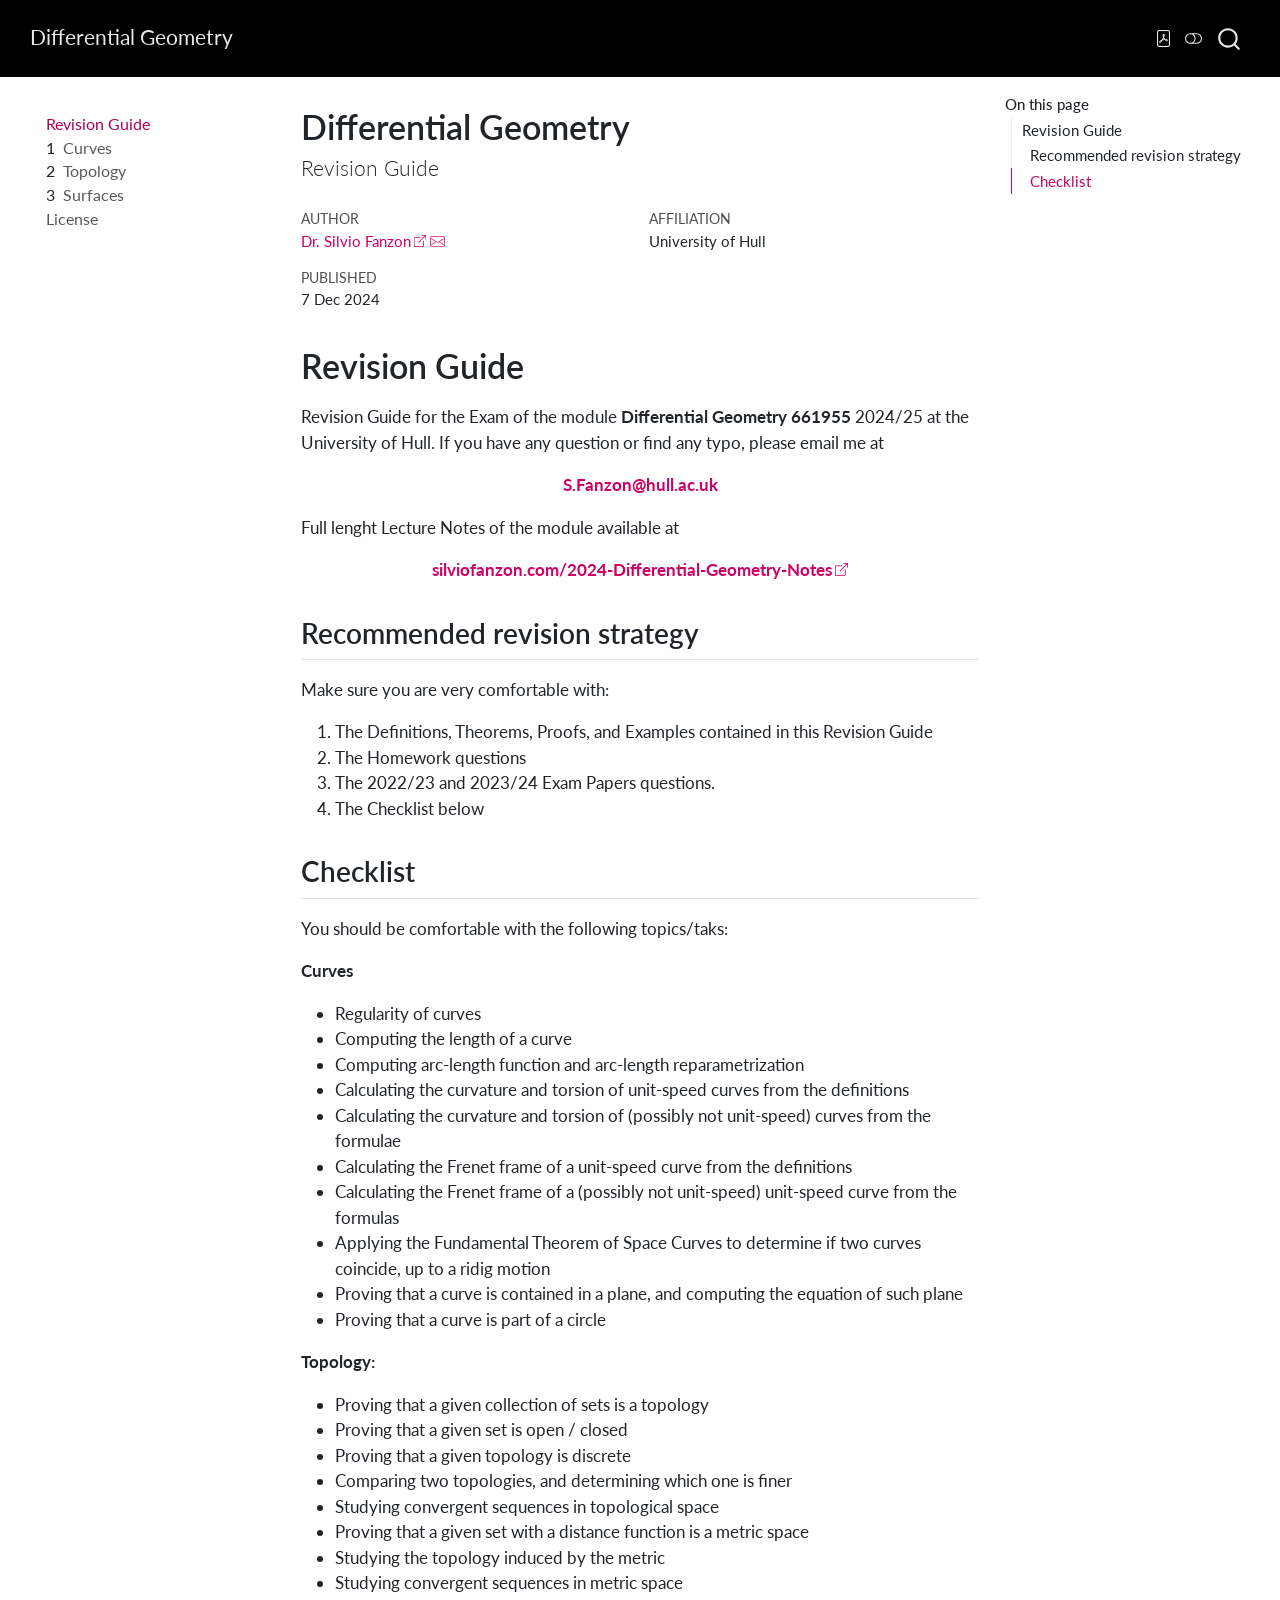
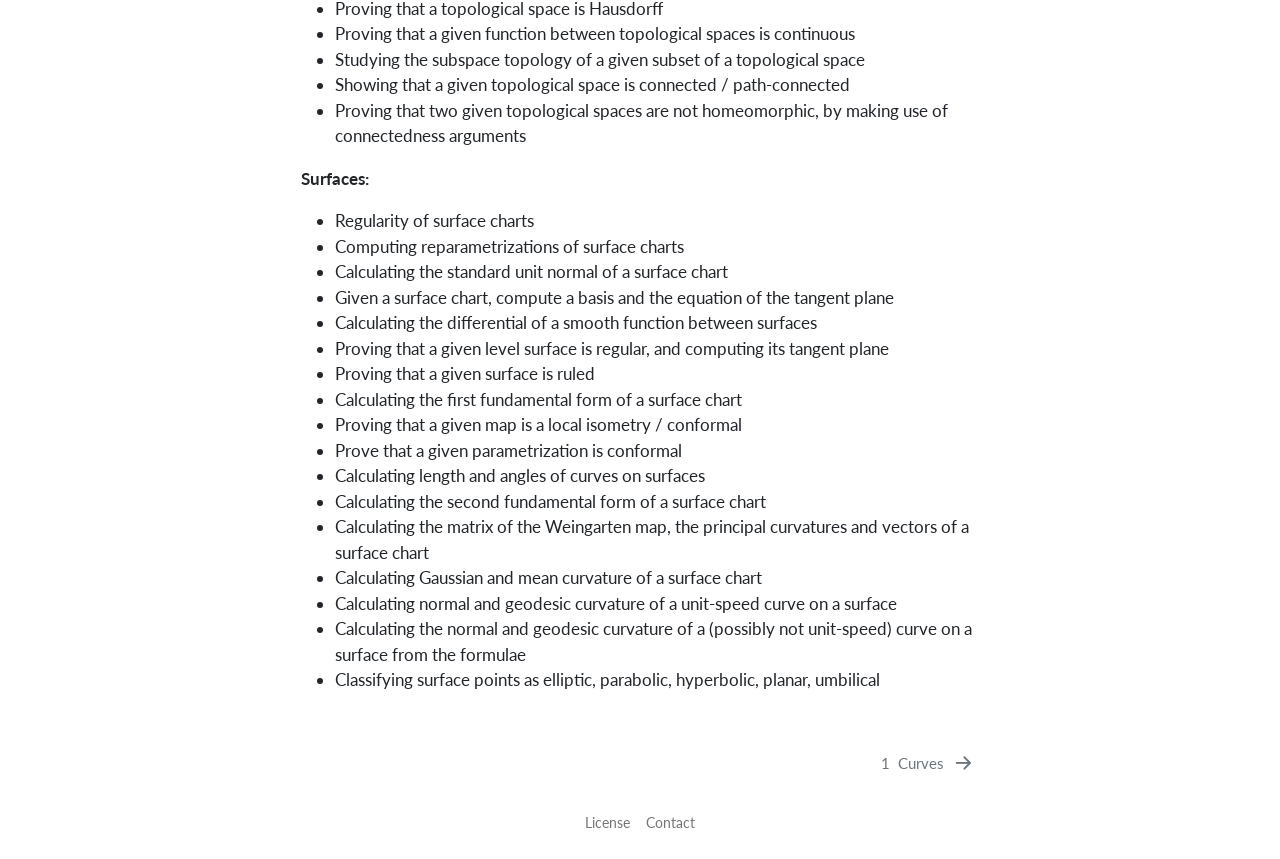
<file: docs/index.html>
<!DOCTYPE html>
<html xmlns="http://www.w3.org/1999/xhtml" lang="en" xml:lang="en"><head>

<meta charset="utf-8">
<meta name="generator" content="quarto-1.5.57">

<meta name="viewport" content="width=device-width, initial-scale=1.0, user-scalable=yes">

<meta name="author" content="Dr.&nbsp;Silvio Fanzon">

<title>Differential Geometry</title>
<style>
code{white-space: pre-wrap;}
span.smallcaps{font-variant: small-caps;}
div.columns{display: flex; gap: min(4vw, 1.5em);}
div.column{flex: auto; overflow-x: auto;}
div.hanging-indent{margin-left: 1.5em; text-indent: -1.5em;}
ul.task-list{list-style: none;}
ul.task-list li input[type="checkbox"] {
  width: 0.8em;
  margin: 0 0.8em 0.2em -1em; /* quarto-specific, see https://github.com/quarto-dev/quarto-cli/issues/4556 */ 
  vertical-align: middle;
}
</style>


<script src="site_libs/quarto-nav/quarto-nav.js"></script>
<script src="site_libs/quarto-nav/headroom.min.js"></script>
<script src="site_libs/clipboard/clipboard.min.js"></script>
<script src="site_libs/quarto-search/autocomplete.umd.js"></script>
<script src="site_libs/quarto-search/fuse.min.js"></script>
<script src="site_libs/quarto-search/quarto-search.js"></script>
<meta name="quarto:offset" content="./">
<link href="./sections/chap_1.html" rel="next">
<link href="./images/favicon.png" rel="icon" type="image/png">
<script src="site_libs/quarto-html/quarto.js"></script>
<script src="site_libs/quarto-html/popper.min.js"></script>
<script src="site_libs/quarto-html/tippy.umd.min.js"></script>
<script src="site_libs/quarto-html/anchor.min.js"></script>
<link href="site_libs/quarto-html/tippy.css" rel="stylesheet">
<link href="site_libs/quarto-html/quarto-syntax-highlighting.css" rel="stylesheet" class="quarto-color-scheme" id="quarto-text-highlighting-styles">
<link href="site_libs/quarto-html/quarto-syntax-highlighting-dark.css" rel="prefetch" class="quarto-color-scheme quarto-color-alternate" id="quarto-text-highlighting-styles">
<script src="site_libs/bootstrap/bootstrap.min.js"></script>
<link href="site_libs/bootstrap/bootstrap-icons.css" rel="stylesheet">
<link href="site_libs/bootstrap/bootstrap.min.css" rel="stylesheet" class="quarto-color-scheme" id="quarto-bootstrap" data-mode="light">
<link href="site_libs/bootstrap/bootstrap-dark.min.css" rel="prefetch" class="quarto-color-scheme quarto-color-alternate" id="quarto-bootstrap" data-mode="dark">
<link href="site_libs/quarto-contrib/foldbox/foldbox.css" rel="stylesheet">
<script id="quarto-search-options" type="application/json">{
  "location": "navbar",
  "copy-button": false,
  "collapse-after": 3,
  "panel-placement": "end",
  "type": "overlay",
  "limit": 50,
  "keyboard-shortcut": [
    "f",
    "/",
    "s"
  ],
  "language": {
    "search-no-results-text": "No results",
    "search-matching-documents-text": "matching documents",
    "search-copy-link-title": "Copy link to search",
    "search-hide-matches-text": "Hide additional matches",
    "search-more-match-text": "more match in this document",
    "search-more-matches-text": "more matches in this document",
    "search-clear-button-title": "Clear",
    "search-text-placeholder": "",
    "search-detached-cancel-button-title": "Cancel",
    "search-submit-button-title": "Submit",
    "search-label": "Search"
  }
}</script>
<style>
.Warning {
  --color1: #f4cce0;
  --color2: #db4d92;
}
.Proof {
  --color1: #f1f1f2;
  --color2: #c0c0c1;
}
.Lemma {
  --color1: #f4cce0;
  --color2: #db4d92;
}
.Axiom {
  --color1: #f4cce0;
  --color2: #db4d92;
}
.Definition {
  --color1: #c6e6ed;
  --color2: #1995ad;
}
.Corollary {
  --color1: #f4cce0;
  --color2: #db4d92;
}
.DONE {
  --color1: #cce7b1;
  --color2: #86b754;
}
.Important {
  --color1: #f4cce0;
  --color2: #db4d92;
}
.TODO {
  --color1: #e7b1b4;
  --color2: #8c3236;
}
.Remark {
  --color1: #bce5de;
  --color2: #21aa93;
}
.Problem {
  --color1: #f4cce0;
  --color2: #db4d92;
}
.Example {
  --color1: #bce5de;
  --color2: #21aa93;
}
.Conjecture {
  --color1: #f4cce0;
  --color2: #db4d92;
}
.Theorem {
  --color1: #f4cce0;
  --color2: #db4d92;
}
.Proposition {
  --color1: #f4cce0;
  --color2: #db4d92;
}
.Notation {
  --color1: #c6e6ed;
  --color2: #1995ad;
}
.Question {
  --color1: #f4cce0;
  --color2: #db4d92;
}
</style>


</head>

<body class="nav-sidebar floating nav-fixed">

<div id="quarto-search-results"></div>
  <header id="quarto-header" class="headroom fixed-top">
    <nav class="navbar navbar-expand-lg " data-bs-theme="dark">
      <div class="navbar-container container-fluid">
      <div class="navbar-brand-container mx-auto">
    <a class="navbar-brand" href="./index.html">
    <span class="navbar-title">Differential Geometry</span>
    </a>
  </div>
        <div class="quarto-navbar-tools tools-end">
    <a href="./Differential-Geometry.pdf" title="Download PDF" class="quarto-navigation-tool px-1" aria-label="Download PDF"><i class="bi bi-file-pdf"></i></a>
  <a href="" class="quarto-color-scheme-toggle quarto-navigation-tool  px-1" onclick="window.quartoToggleColorScheme(); return false;" title="Toggle dark mode"><i class="bi"></i></a>
</div>
          <div id="quarto-search" class="" title="Search"></div>
      </div> <!-- /container-fluid -->
    </nav>
  <nav class="quarto-secondary-nav">
    <div class="container-fluid d-flex">
      <button type="button" class="quarto-btn-toggle btn" data-bs-toggle="collapse" role="button" data-bs-target=".quarto-sidebar-collapse-item" aria-controls="quarto-sidebar" aria-expanded="false" aria-label="Toggle sidebar navigation" onclick="if (window.quartoToggleHeadroom) { window.quartoToggleHeadroom(); }">
        <i class="bi bi-layout-text-sidebar-reverse"></i>
      </button>
        <nav class="quarto-page-breadcrumbs" aria-label="breadcrumb"><ol class="breadcrumb"><li class="breadcrumb-item"><a href="./index.html">Revision Guide</a></li></ol></nav>
        <a class="flex-grow-1" role="navigation" data-bs-toggle="collapse" data-bs-target=".quarto-sidebar-collapse-item" aria-controls="quarto-sidebar" aria-expanded="false" aria-label="Toggle sidebar navigation" onclick="if (window.quartoToggleHeadroom) { window.quartoToggleHeadroom(); }">      
        </a>
    </div>
  </nav>
</header>
<!-- content -->
<div id="quarto-content" class="quarto-container page-columns page-rows-contents page-layout-article page-navbar">
<!-- sidebar -->
  <nav id="quarto-sidebar" class="sidebar collapse collapse-horizontal quarto-sidebar-collapse-item sidebar-navigation floating overflow-auto">
    <div class="sidebar-menu-container"> 
    <ul class="list-unstyled mt-1">
        <li class="sidebar-item">
  <div class="sidebar-item-container"> 
  <a href="./index.html" class="sidebar-item-text sidebar-link active">
 <span class="menu-text">Revision Guide</span></a>
  </div>
</li>
        <li class="sidebar-item">
  <div class="sidebar-item-container"> 
  <a href="./sections/chap_1.html" class="sidebar-item-text sidebar-link">
 <span class="menu-text"><span class="chapter-number">1</span>&nbsp; <span class="chapter-title">Curves</span></span></a>
  </div>
</li>
        <li class="sidebar-item">
  <div class="sidebar-item-container"> 
  <a href="./sections/chap_2.html" class="sidebar-item-text sidebar-link">
 <span class="menu-text"><span class="chapter-number">2</span>&nbsp; <span class="chapter-title">Topology</span></span></a>
  </div>
</li>
        <li class="sidebar-item">
  <div class="sidebar-item-container"> 
  <a href="./sections/chap_3.html" class="sidebar-item-text sidebar-link">
 <span class="menu-text"><span class="chapter-number">3</span>&nbsp; <span class="chapter-title">Surfaces</span></span></a>
  </div>
</li>
        <li class="sidebar-item">
  <div class="sidebar-item-container"> 
  <a href="./sections/license.html" class="sidebar-item-text sidebar-link">
 <span class="menu-text">License</span></a>
  </div>
</li>
    </ul>
    </div>
</nav>
<div id="quarto-sidebar-glass" class="quarto-sidebar-collapse-item" data-bs-toggle="collapse" data-bs-target=".quarto-sidebar-collapse-item"></div>
<!-- margin-sidebar -->
    <div id="quarto-margin-sidebar" class="sidebar margin-sidebar">
        <nav id="TOC" role="doc-toc" class="toc-active">
    <h2 id="toc-title">On this page</h2>
   
  <ul>
  <li><a href="#revision-guide" id="toc-revision-guide" class="nav-link active" data-scroll-target="#revision-guide">Revision Guide</a>
  <ul class="collapse">
  <li><a href="#recommended-revision-strategy" id="toc-recommended-revision-strategy" class="nav-link" data-scroll-target="#recommended-revision-strategy">Recommended revision strategy</a></li>
  <li><a href="#checklist" id="toc-checklist" class="nav-link" data-scroll-target="#checklist">Checklist</a></li>
  </ul></li>
  </ul>
</nav>
    </div>
<!-- main -->
<main class="content" id="quarto-document-content">

<header id="title-block-header" class="quarto-title-block default">
<div class="quarto-title">
<h1 class="title">Differential Geometry</h1>
<p class="subtitle lead">Revision Guide</p>
</div>


<div class="quarto-title-meta-author">
  <div class="quarto-title-meta-heading">Author</div>
  <div class="quarto-title-meta-heading">Affiliation</div>
  
    <div class="quarto-title-meta-contents">
    <p class="author"><a href="https://www.silviofanzon.com">Dr.&nbsp;Silvio Fanzon</a> <a href="mailto:S.Fanzon@hull.ac.uk" class="quarto-title-author-email"><i class="bi bi-envelope"></i></a> </p>
  </div>
  <div class="quarto-title-meta-contents">
        <p class="affiliation">
            University of Hull
          </p>
      </div>
  </div>

<div class="quarto-title-meta">

      
    <div>
    <div class="quarto-title-meta-heading">Published</div>
    <div class="quarto-title-meta-contents">
      <p class="date">7 Dec 2024</p>
    </div>
  </div>
  
    
  </div>
  


</header>


<section id="revision-guide" class="level1 unnumbered">
<h1 class="unnumbered">Revision Guide</h1>
<p>Revision Guide for the Exam of the module <strong>Differential Geometry 661955</strong> 2024/25 at the University of Hull. If you have any question or find any typo, please email me at</p>
<div style="text-align: center;">
<p><strong><a href="mailto:%20S.Fanzon@hull.ac.uk">S.Fanzon@hull.ac.uk</a></strong></p>
</div>
<p>Full lenght Lecture Notes of the module available at</p>
<div style="text-align: center;">
<p><strong><a href="https://www.silviofanzon.com/2024-Differential-Geometry-Notes">silviofanzon.com/2024-Differential-Geometry-Notes</a></strong></p>
</div>
<section id="recommended-revision-strategy" class="level2 unnumbered">
<h2 class="unnumbered anchored" data-anchor-id="recommended-revision-strategy">Recommended revision strategy</h2>
<p>Make sure you are very comfortable with:</p>
<ol type="1">
<li>The Definitions, Theorems, Proofs, and Examples contained in this Revision Guide</li>
<li>The Homework questions</li>
<li>The 2022/23 and 2023/24 Exam Papers questions.</li>
<li>The Checklist below</li>
</ol>
</section>
<section id="checklist" class="level2 unnumbered">
<h2 class="unnumbered anchored" data-anchor-id="checklist">Checklist</h2>
<p>You should be comfortable with the following topics/taks:</p>
<p><strong>Curves</strong></p>
<ul>
<li>Regularity of curves</li>
<li>Computing the length of a curve</li>
<li>Computing arc-length function and arc-length reparametrization</li>
<li>Calculating the curvature and torsion of unit-speed curves from the definitions</li>
<li>Calculating the curvature and torsion of (possibly not unit-speed) curves from the formulae</li>
<li>Calculating the Frenet frame of a unit-speed curve from the definitions</li>
<li>Calculating the Frenet frame of a (possibly not unit-speed) unit-speed curve from the formulas</li>
<li>Applying the Fundamental Theorem of Space Curves to determine if two curves coincide, up to a ridig motion</li>
<li>Proving that a curve is contained in a plane, and computing the equation of such plane</li>
<li>Proving that a curve is part of a circle</li>
</ul>
<p><strong>Topology:</strong></p>
<ul>
<li>Proving that a given collection of sets is a topology</li>
<li>Proving that a given set is open / closed</li>
<li>Proving that a given topology is discrete</li>
<li>Comparing two topologies, and determining which one is finer</li>
<li>Studying convergent sequences in topological space</li>
<li>Proving that a given set with a distance function is a metric space</li>
<li>Studying the topology induced by the metric</li>
<li>Studying convergent sequences in metric space</li>
<li>Proving that a topological space is Hausdorff</li>
<li>Proving that a given function between topological spaces is continuous</li>
<li>Studying the subspace topology of a given subset of a topological space</li>
<li>Showing that a given topological space is connected / path-connected</li>
<li>Proving that two given topological spaces are not homeomorphic, by making use of connectedness arguments</li>
</ul>
<p><strong>Surfaces:</strong></p>
<ul>
<li>Regularity of surface charts</li>
<li>Computing reparametrizations of surface charts</li>
<li>Calculating the standard unit normal of a surface chart</li>
<li>Given a surface chart, compute a basis and the equation of the tangent plane</li>
<li>Calculating the differential of a smooth function between surfaces</li>
<li>Proving that a given level surface is regular, and computing its tangent plane</li>
<li>Proving that a given surface is ruled</li>
<li>Calculating the first fundamental form of a surface chart</li>
<li>Proving that a given map is a local isometry / conformal</li>
<li>Prove that a given parametrization is conformal</li>
<li>Calculating length and angles of curves on surfaces</li>
<li>Calculating the second fundamental form of a surface chart</li>
<li>Calculating the matrix of the Weingarten map, the principal curvatures and vectors of a surface chart</li>
<li>Calculating Gaussian and mean curvature of a surface chart</li>
<li>Calculating normal and geodesic curvature of a unit-speed curve on a surface</li>
<li>Calculating the normal and geodesic curvature of a (possibly not unit-speed) curve on a surface from the formulae</li>
<li>Classifying surface points as elliptic, parabolic, hyperbolic, planar, umbilical</li>
</ul>


</section>
</section>

</main> <!-- /main -->
<script id="quarto-html-after-body" type="application/javascript">
window.document.addEventListener("DOMContentLoaded", function (event) {
  const toggleBodyColorMode = (bsSheetEl) => {
    const mode = bsSheetEl.getAttribute("data-mode");
    const bodyEl = window.document.querySelector("body");
    if (mode === "dark") {
      bodyEl.classList.add("quarto-dark");
      bodyEl.classList.remove("quarto-light");
    } else {
      bodyEl.classList.add("quarto-light");
      bodyEl.classList.remove("quarto-dark");
    }
  }
  const toggleBodyColorPrimary = () => {
    const bsSheetEl = window.document.querySelector("link#quarto-bootstrap");
    if (bsSheetEl) {
      toggleBodyColorMode(bsSheetEl);
    }
  }
  toggleBodyColorPrimary();  
  const disableStylesheet = (stylesheets) => {
    for (let i=0; i < stylesheets.length; i++) {
      const stylesheet = stylesheets[i];
      stylesheet.rel = 'prefetch';
    }
  }
  const enableStylesheet = (stylesheets) => {
    for (let i=0; i < stylesheets.length; i++) {
      const stylesheet = stylesheets[i];
      stylesheet.rel = 'stylesheet';
    }
  }
  const manageTransitions = (selector, allowTransitions) => {
    const els = window.document.querySelectorAll(selector);
    for (let i=0; i < els.length; i++) {
      const el = els[i];
      if (allowTransitions) {
        el.classList.remove('notransition');
      } else {
        el.classList.add('notransition');
      }
    }
  }
  const toggleGiscusIfUsed = (isAlternate, darkModeDefault) => {
    const baseTheme = document.querySelector('#giscus-base-theme')?.value ?? 'light';
    const alternateTheme = document.querySelector('#giscus-alt-theme')?.value ?? 'dark';
    let newTheme = '';
    if(darkModeDefault) {
      newTheme = isAlternate ? baseTheme : alternateTheme;
    } else {
      newTheme = isAlternate ? alternateTheme : baseTheme;
    }
    const changeGiscusTheme = () => {
      // From: https://github.com/giscus/giscus/issues/336
      const sendMessage = (message) => {
        const iframe = document.querySelector('iframe.giscus-frame');
        if (!iframe) return;
        iframe.contentWindow.postMessage({ giscus: message }, 'https://giscus.app');
      }
      sendMessage({
        setConfig: {
          theme: newTheme
        }
      });
    }
    const isGiscussLoaded = window.document.querySelector('iframe.giscus-frame') !== null;
    if (isGiscussLoaded) {
      changeGiscusTheme();
    }
  }
  const toggleColorMode = (alternate) => {
    // Switch the stylesheets
    const alternateStylesheets = window.document.querySelectorAll('link.quarto-color-scheme.quarto-color-alternate');
    manageTransitions('#quarto-margin-sidebar .nav-link', false);
    if (alternate) {
      enableStylesheet(alternateStylesheets);
      for (const sheetNode of alternateStylesheets) {
        if (sheetNode.id === "quarto-bootstrap") {
          toggleBodyColorMode(sheetNode);
        }
      }
    } else {
      disableStylesheet(alternateStylesheets);
      toggleBodyColorPrimary();
    }
    manageTransitions('#quarto-margin-sidebar .nav-link', true);
    // Switch the toggles
    const toggles = window.document.querySelectorAll('.quarto-color-scheme-toggle');
    for (let i=0; i < toggles.length; i++) {
      const toggle = toggles[i];
      if (toggle) {
        if (alternate) {
          toggle.classList.add("alternate");     
        } else {
          toggle.classList.remove("alternate");
        }
      }
    }
    // Hack to workaround the fact that safari doesn't
    // properly recolor the scrollbar when toggling (#1455)
    if (navigator.userAgent.indexOf('Safari') > 0 && navigator.userAgent.indexOf('Chrome') == -1) {
      manageTransitions("body", false);
      window.scrollTo(0, 1);
      setTimeout(() => {
        window.scrollTo(0, 0);
        manageTransitions("body", true);
      }, 40);  
    }
  }
  const isFileUrl = () => { 
    return window.location.protocol === 'file:';
  }
  const hasAlternateSentinel = () => {  
    let styleSentinel = getColorSchemeSentinel();
    if (styleSentinel !== null) {
      return styleSentinel === "alternate";
    } else {
      return false;
    }
  }
  const setStyleSentinel = (alternate) => {
    const value = alternate ? "alternate" : "default";
    if (!isFileUrl()) {
      window.localStorage.setItem("quarto-color-scheme", value);
    } else {
      localAlternateSentinel = value;
    }
  }
  const getColorSchemeSentinel = () => {
    if (!isFileUrl()) {
      const storageValue = window.localStorage.getItem("quarto-color-scheme");
      return storageValue != null ? storageValue : localAlternateSentinel;
    } else {
      return localAlternateSentinel;
    }
  }
  const darkModeDefault = false;
  let localAlternateSentinel = darkModeDefault ? 'alternate' : 'default';
  // Dark / light mode switch
  window.quartoToggleColorScheme = () => {
    // Read the current dark / light value 
    let toAlternate = !hasAlternateSentinel();
    toggleColorMode(toAlternate);
    setStyleSentinel(toAlternate);
    toggleGiscusIfUsed(toAlternate, darkModeDefault);
  };
  // Ensure there is a toggle, if there isn't float one in the top right
  if (window.document.querySelector('.quarto-color-scheme-toggle') === null) {
    const a = window.document.createElement('a');
    a.classList.add('top-right');
    a.classList.add('quarto-color-scheme-toggle');
    a.href = "";
    a.onclick = function() { try { window.quartoToggleColorScheme(); } catch {} return false; };
    const i = window.document.createElement("i");
    i.classList.add('bi');
    a.appendChild(i);
    window.document.body.appendChild(a);
  }
  // Switch to dark mode if need be
  if (hasAlternateSentinel()) {
    toggleColorMode(true);
  } else {
    toggleColorMode(false);
  }
  const icon = "";
  const anchorJS = new window.AnchorJS();
  anchorJS.options = {
    placement: 'right',
    icon: icon
  };
  anchorJS.add('.anchored');
  const isCodeAnnotation = (el) => {
    for (const clz of el.classList) {
      if (clz.startsWith('code-annotation-')) {                     
        return true;
      }
    }
    return false;
  }
  const onCopySuccess = function(e) {
    // button target
    const button = e.trigger;
    // don't keep focus
    button.blur();
    // flash "checked"
    button.classList.add('code-copy-button-checked');
    var currentTitle = button.getAttribute("title");
    button.setAttribute("title", "Copied!");
    let tooltip;
    if (window.bootstrap) {
      button.setAttribute("data-bs-toggle", "tooltip");
      button.setAttribute("data-bs-placement", "left");
      button.setAttribute("data-bs-title", "Copied!");
      tooltip = new bootstrap.Tooltip(button, 
        { trigger: "manual", 
          customClass: "code-copy-button-tooltip",
          offset: [0, -8]});
      tooltip.show();    
    }
    setTimeout(function() {
      if (tooltip) {
        tooltip.hide();
        button.removeAttribute("data-bs-title");
        button.removeAttribute("data-bs-toggle");
        button.removeAttribute("data-bs-placement");
      }
      button.setAttribute("title", currentTitle);
      button.classList.remove('code-copy-button-checked');
    }, 1000);
    // clear code selection
    e.clearSelection();
  }
  const getTextToCopy = function(trigger) {
      const codeEl = trigger.previousElementSibling.cloneNode(true);
      for (const childEl of codeEl.children) {
        if (isCodeAnnotation(childEl)) {
          childEl.remove();
        }
      }
      return codeEl.innerText;
  }
  const clipboard = new window.ClipboardJS('.code-copy-button:not([data-in-quarto-modal])', {
    text: getTextToCopy
  });
  clipboard.on('success', onCopySuccess);
  if (window.document.getElementById('quarto-embedded-source-code-modal')) {
    // For code content inside modals, clipBoardJS needs to be initialized with a container option
    // TODO: Check when it could be a function (https://github.com/zenorocha/clipboard.js/issues/860)
    const clipboardModal = new window.ClipboardJS('.code-copy-button[data-in-quarto-modal]', {
      text: getTextToCopy,
      container: window.document.getElementById('quarto-embedded-source-code-modal')
    });
    clipboardModal.on('success', onCopySuccess);
  }
    var localhostRegex = new RegExp(/^(?:http|https):\/\/localhost\:?[0-9]*\//);
    var mailtoRegex = new RegExp(/^mailto:/);
      var filterRegex = new RegExp('/' + window.location.host + '/');
    var isInternal = (href) => {
        return filterRegex.test(href) || localhostRegex.test(href) || mailtoRegex.test(href);
    }
    // Inspect non-navigation links and adorn them if external
 	var links = window.document.querySelectorAll('a[href]:not(.nav-link):not(.navbar-brand):not(.toc-action):not(.sidebar-link):not(.sidebar-item-toggle):not(.pagination-link):not(.no-external):not([aria-hidden]):not(.dropdown-item):not(.quarto-navigation-tool):not(.about-link)');
    for (var i=0; i<links.length; i++) {
      const link = links[i];
      if (!isInternal(link.href)) {
        // undo the damage that might have been done by quarto-nav.js in the case of
        // links that we want to consider external
        if (link.dataset.originalHref !== undefined) {
          link.href = link.dataset.originalHref;
        }
          // default icon
          link.classList.add("external");
      }
    }
  function tippyHover(el, contentFn, onTriggerFn, onUntriggerFn) {
    const config = {
      allowHTML: true,
      maxWidth: 500,
      delay: 100,
      arrow: false,
      appendTo: function(el) {
          return el.parentElement;
      },
      interactive: true,
      interactiveBorder: 10,
      theme: 'quarto',
      placement: 'bottom-start',
    };
    if (contentFn) {
      config.content = contentFn;
    }
    if (onTriggerFn) {
      config.onTrigger = onTriggerFn;
    }
    if (onUntriggerFn) {
      config.onUntrigger = onUntriggerFn;
    }
    window.tippy(el, config); 
  }
  const noterefs = window.document.querySelectorAll('a[role="doc-noteref"]');
  for (var i=0; i<noterefs.length; i++) {
    const ref = noterefs[i];
    tippyHover(ref, function() {
      // use id or data attribute instead here
      let href = ref.getAttribute('data-footnote-href') || ref.getAttribute('href');
      try { href = new URL(href).hash; } catch {}
      const id = href.replace(/^#\/?/, "");
      const note = window.document.getElementById(id);
      if (note) {
        return note.innerHTML;
      } else {
        return "";
      }
    });
  }
  const xrefs = window.document.querySelectorAll('a.quarto-xref');
  const processXRef = (id, note) => {
    // Strip column container classes
    const stripColumnClz = (el) => {
      el.classList.remove("page-full", "page-columns");
      if (el.children) {
        for (const child of el.children) {
          stripColumnClz(child);
        }
      }
    }
    stripColumnClz(note)
    if (id === null || id.startsWith('sec-')) {
      // Special case sections, only their first couple elements
      const container = document.createElement("div");
      if (note.children && note.children.length > 2) {
        container.appendChild(note.children[0].cloneNode(true));
        for (let i = 1; i < note.children.length; i++) {
          const child = note.children[i];
          if (child.tagName === "P" && child.innerText === "") {
            continue;
          } else {
            container.appendChild(child.cloneNode(true));
            break;
          }
        }
        if (window.Quarto?.typesetMath) {
          window.Quarto.typesetMath(container);
        }
        return container.innerHTML
      } else {
        if (window.Quarto?.typesetMath) {
          window.Quarto.typesetMath(note);
        }
        return note.innerHTML;
      }
    } else {
      // Remove any anchor links if they are present
      const anchorLink = note.querySelector('a.anchorjs-link');
      if (anchorLink) {
        anchorLink.remove();
      }
      if (window.Quarto?.typesetMath) {
        window.Quarto.typesetMath(note);
      }
      // TODO in 1.5, we should make sure this works without a callout special case
      if (note.classList.contains("callout")) {
        return note.outerHTML;
      } else {
        return note.innerHTML;
      }
    }
  }
  for (var i=0; i<xrefs.length; i++) {
    const xref = xrefs[i];
    tippyHover(xref, undefined, function(instance) {
      instance.disable();
      let url = xref.getAttribute('href');
      let hash = undefined; 
      if (url.startsWith('#')) {
        hash = url;
      } else {
        try { hash = new URL(url).hash; } catch {}
      }
      if (hash) {
        const id = hash.replace(/^#\/?/, "");
        const note = window.document.getElementById(id);
        if (note !== null) {
          try {
            const html = processXRef(id, note.cloneNode(true));
            instance.setContent(html);
          } finally {
            instance.enable();
            instance.show();
          }
        } else {
          // See if we can fetch this
          fetch(url.split('#')[0])
          .then(res => res.text())
          .then(html => {
            const parser = new DOMParser();
            const htmlDoc = parser.parseFromString(html, "text/html");
            const note = htmlDoc.getElementById(id);
            if (note !== null) {
              const html = processXRef(id, note);
              instance.setContent(html);
            } 
          }).finally(() => {
            instance.enable();
            instance.show();
          });
        }
      } else {
        // See if we can fetch a full url (with no hash to target)
        // This is a special case and we should probably do some content thinning / targeting
        fetch(url)
        .then(res => res.text())
        .then(html => {
          const parser = new DOMParser();
          const htmlDoc = parser.parseFromString(html, "text/html");
          const note = htmlDoc.querySelector('main.content');
          if (note !== null) {
            // This should only happen for chapter cross references
            // (since there is no id in the URL)
            // remove the first header
            if (note.children.length > 0 && note.children[0].tagName === "HEADER") {
              note.children[0].remove();
            }
            const html = processXRef(null, note);
            instance.setContent(html);
          } 
        }).finally(() => {
          instance.enable();
          instance.show();
        });
      }
    }, function(instance) {
    });
  }
      let selectedAnnoteEl;
      const selectorForAnnotation = ( cell, annotation) => {
        let cellAttr = 'data-code-cell="' + cell + '"';
        let lineAttr = 'data-code-annotation="' +  annotation + '"';
        const selector = 'span[' + cellAttr + '][' + lineAttr + ']';
        return selector;
      }
      const selectCodeLines = (annoteEl) => {
        const doc = window.document;
        const targetCell = annoteEl.getAttribute("data-target-cell");
        const targetAnnotation = annoteEl.getAttribute("data-target-annotation");
        const annoteSpan = window.document.querySelector(selectorForAnnotation(targetCell, targetAnnotation));
        const lines = annoteSpan.getAttribute("data-code-lines").split(",");
        const lineIds = lines.map((line) => {
          return targetCell + "-" + line;
        })
        let top = null;
        let height = null;
        let parent = null;
        if (lineIds.length > 0) {
            //compute the position of the single el (top and bottom and make a div)
            const el = window.document.getElementById(lineIds[0]);
            top = el.offsetTop;
            height = el.offsetHeight;
            parent = el.parentElement.parentElement;
          if (lineIds.length > 1) {
            const lastEl = window.document.getElementById(lineIds[lineIds.length - 1]);
            const bottom = lastEl.offsetTop + lastEl.offsetHeight;
            height = bottom - top;
          }
          if (top !== null && height !== null && parent !== null) {
            // cook up a div (if necessary) and position it 
            let div = window.document.getElementById("code-annotation-line-highlight");
            if (div === null) {
              div = window.document.createElement("div");
              div.setAttribute("id", "code-annotation-line-highlight");
              div.style.position = 'absolute';
              parent.appendChild(div);
            }
            div.style.top = top - 2 + "px";
            div.style.height = height + 4 + "px";
            div.style.left = 0;
            let gutterDiv = window.document.getElementById("code-annotation-line-highlight-gutter");
            if (gutterDiv === null) {
              gutterDiv = window.document.createElement("div");
              gutterDiv.setAttribute("id", "code-annotation-line-highlight-gutter");
              gutterDiv.style.position = 'absolute';
              const codeCell = window.document.getElementById(targetCell);
              const gutter = codeCell.querySelector('.code-annotation-gutter');
              gutter.appendChild(gutterDiv);
            }
            gutterDiv.style.top = top - 2 + "px";
            gutterDiv.style.height = height + 4 + "px";
          }
          selectedAnnoteEl = annoteEl;
        }
      };
      const unselectCodeLines = () => {
        const elementsIds = ["code-annotation-line-highlight", "code-annotation-line-highlight-gutter"];
        elementsIds.forEach((elId) => {
          const div = window.document.getElementById(elId);
          if (div) {
            div.remove();
          }
        });
        selectedAnnoteEl = undefined;
      };
        // Handle positioning of the toggle
    window.addEventListener(
      "resize",
      throttle(() => {
        elRect = undefined;
        if (selectedAnnoteEl) {
          selectCodeLines(selectedAnnoteEl);
        }
      }, 10)
    );
    function throttle(fn, ms) {
    let throttle = false;
    let timer;
      return (...args) => {
        if(!throttle) { // first call gets through
            fn.apply(this, args);
            throttle = true;
        } else { // all the others get throttled
            if(timer) clearTimeout(timer); // cancel #2
            timer = setTimeout(() => {
              fn.apply(this, args);
              timer = throttle = false;
            }, ms);
        }
      };
    }
      // Attach click handler to the DT
      const annoteDls = window.document.querySelectorAll('dt[data-target-cell]');
      for (const annoteDlNode of annoteDls) {
        annoteDlNode.addEventListener('click', (event) => {
          const clickedEl = event.target;
          if (clickedEl !== selectedAnnoteEl) {
            unselectCodeLines();
            const activeEl = window.document.querySelector('dt[data-target-cell].code-annotation-active');
            if (activeEl) {
              activeEl.classList.remove('code-annotation-active');
            }
            selectCodeLines(clickedEl);
            clickedEl.classList.add('code-annotation-active');
          } else {
            // Unselect the line
            unselectCodeLines();
            clickedEl.classList.remove('code-annotation-active');
          }
        });
      }
  const findCites = (el) => {
    const parentEl = el.parentElement;
    if (parentEl) {
      const cites = parentEl.dataset.cites;
      if (cites) {
        return {
          el,
          cites: cites.split(' ')
        };
      } else {
        return findCites(el.parentElement)
      }
    } else {
      return undefined;
    }
  };
  var bibliorefs = window.document.querySelectorAll('a[role="doc-biblioref"]');
  for (var i=0; i<bibliorefs.length; i++) {
    const ref = bibliorefs[i];
    const citeInfo = findCites(ref);
    if (citeInfo) {
      tippyHover(citeInfo.el, function() {
        var popup = window.document.createElement('div');
        citeInfo.cites.forEach(function(cite) {
          var citeDiv = window.document.createElement('div');
          citeDiv.classList.add('hanging-indent');
          citeDiv.classList.add('csl-entry');
          var biblioDiv = window.document.getElementById('ref-' + cite);
          if (biblioDiv) {
            citeDiv.innerHTML = biblioDiv.innerHTML;
          }
          popup.appendChild(citeDiv);
        });
        return popup.innerHTML;
      });
    }
  }
});
</script>
<nav class="page-navigation">
  <div class="nav-page nav-page-previous">
  </div>
  <div class="nav-page nav-page-next">
      <a href="./sections/chap_1.html" class="pagination-link" aria-label="Curves">
        <span class="nav-page-text"><span class="chapter-number">1</span>&nbsp; <span class="chapter-title">Curves</span></span> <i class="bi bi-arrow-right-short"></i>
      </a>
  </div>
</nav>
</div> <!-- /content -->
<footer class="footer">
  <div class="nav-footer">
    <div class="nav-footer-left">
      &nbsp;
    </div>   
    <div class="nav-footer-center">
      <ul class="footer-items list-unstyled">
    <li class="nav-item">
    <a class="nav-link active" href="./sections/license.html" aria-current="page">
<p>License</p>
</a>
  </li>  
    <li class="nav-item">
    <a class="nav-link" href="https://www.silviofanzon.com/contact">
<p>Contact</p>
</a>
  </li>  
</ul>
    </div>
    <div class="nav-footer-right">
      &nbsp;
    </div>
  </div>
</footer>




</body></html>
</file>
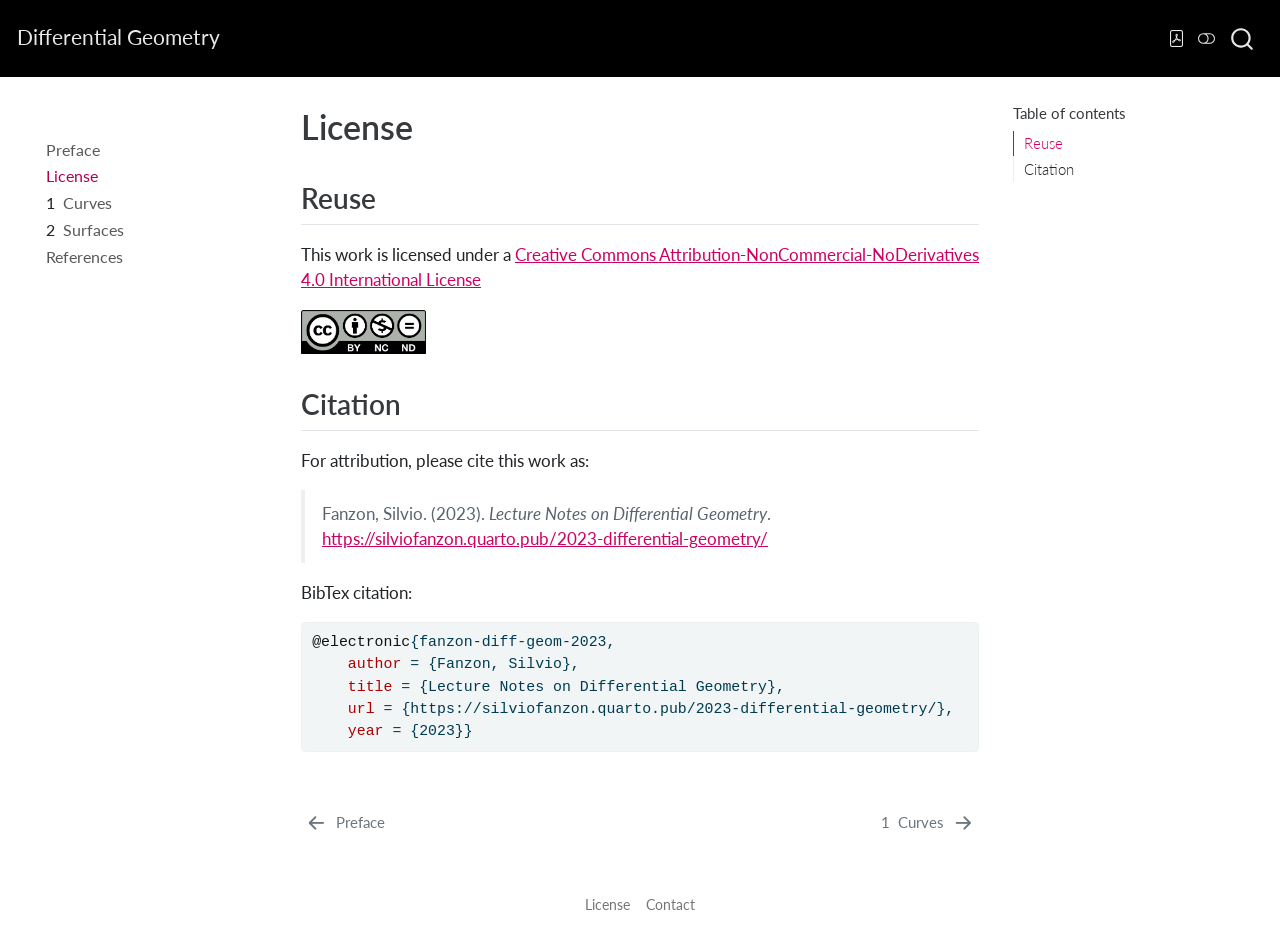
<file: _book/sections/license.html>
<!DOCTYPE html>
<html xmlns="http://www.w3.org/1999/xhtml" lang="en" xml:lang="en"><head>

<meta charset="utf-8">
<meta name="generator" content="quarto-1.3.361">

<meta name="viewport" content="width=device-width, initial-scale=1.0, user-scalable=yes">


<title>Differential Geometry - License</title>
<style>
code{white-space: pre-wrap;}
span.smallcaps{font-variant: small-caps;}
div.columns{display: flex; gap: min(4vw, 1.5em);}
div.column{flex: auto; overflow-x: auto;}
div.hanging-indent{margin-left: 1.5em; text-indent: -1.5em;}
ul.task-list{list-style: none;}
ul.task-list li input[type="checkbox"] {
  width: 0.8em;
  margin: 0 0.8em 0.2em -1em; /* quarto-specific, see https://github.com/quarto-dev/quarto-cli/issues/4556 */ 
  vertical-align: middle;
}
/* CSS for syntax highlighting */
pre > code.sourceCode { white-space: pre; position: relative; }
pre > code.sourceCode > span { display: inline-block; line-height: 1.25; }
pre > code.sourceCode > span:empty { height: 1.2em; }
.sourceCode { overflow: visible; }
code.sourceCode > span { color: inherit; text-decoration: inherit; }
div.sourceCode { margin: 1em 0; }
pre.sourceCode { margin: 0; }
@media screen {
div.sourceCode { overflow: auto; }
}
@media print {
pre > code.sourceCode { white-space: pre-wrap; }
pre > code.sourceCode > span { text-indent: -5em; padding-left: 5em; }
}
pre.numberSource code
  { counter-reset: source-line 0; }
pre.numberSource code > span
  { position: relative; left: -4em; counter-increment: source-line; }
pre.numberSource code > span > a:first-child::before
  { content: counter(source-line);
    position: relative; left: -1em; text-align: right; vertical-align: baseline;
    border: none; display: inline-block;
    -webkit-touch-callout: none; -webkit-user-select: none;
    -khtml-user-select: none; -moz-user-select: none;
    -ms-user-select: none; user-select: none;
    padding: 0 4px; width: 4em;
  }
pre.numberSource { margin-left: 3em;  padding-left: 4px; }
div.sourceCode
  {   }
@media screen {
pre > code.sourceCode > span > a:first-child::before { text-decoration: underline; }
}
</style>


<script src="../site_libs/quarto-nav/quarto-nav.js"></script>
<script src="../site_libs/quarto-nav/headroom.min.js"></script>
<script src="../site_libs/clipboard/clipboard.min.js"></script>
<script src="../site_libs/quarto-search/autocomplete.umd.js"></script>
<script src="../site_libs/quarto-search/fuse.min.js"></script>
<script src="../site_libs/quarto-search/quarto-search.js"></script>
<meta name="quarto:offset" content="../">
<link href="../sections/chap1.html" rel="next">
<link href="../index.html" rel="prev">
<link href="../images/favicon.png" rel="icon" type="image/png">
<script src="../site_libs/quarto-html/quarto.js"></script>
<script src="../site_libs/quarto-html/popper.min.js"></script>
<script src="../site_libs/quarto-html/tippy.umd.min.js"></script>
<script src="../site_libs/quarto-html/anchor.min.js"></script>
<link href="../site_libs/quarto-html/tippy.css" rel="stylesheet">
<link href="../site_libs/quarto-html/quarto-syntax-highlighting.css" rel="stylesheet" class="quarto-color-scheme" id="quarto-text-highlighting-styles">
<link href="../site_libs/quarto-html/quarto-syntax-highlighting-dark.css" rel="prefetch" class="quarto-color-scheme quarto-color-alternate" id="quarto-text-highlighting-styles">
<script src="../site_libs/bootstrap/bootstrap.min.js"></script>
<link href="../site_libs/bootstrap/bootstrap-icons.css" rel="stylesheet">
<link href="../site_libs/bootstrap/bootstrap.min.css" rel="stylesheet" class="quarto-color-scheme" id="quarto-bootstrap" data-mode="light">
<link href="../site_libs/bootstrap/bootstrap-dark.min.css" rel="prefetch" class="quarto-color-scheme quarto-color-alternate" id="quarto-bootstrap" data-mode="dark">
<script id="quarto-search-options" type="application/json">{
  "location": "navbar",
  "copy-button": false,
  "collapse-after": 3,
  "panel-placement": "end",
  "type": "overlay",
  "limit": 20,
  "language": {
    "search-no-results-text": "No results",
    "search-matching-documents-text": "matching documents",
    "search-copy-link-title": "Copy link to search",
    "search-hide-matches-text": "Hide additional matches",
    "search-more-match-text": "more match in this document",
    "search-more-matches-text": "more matches in this document",
    "search-clear-button-title": "Clear",
    "search-detached-cancel-button-title": "Cancel",
    "search-submit-button-title": "Submit",
    "search-label": "Search"
  }
}</script>


</head>

<body class="nav-sidebar floating nav-fixed">

<div id="quarto-search-results"></div>
  <header id="quarto-header" class="headroom fixed-top">
    <nav class="navbar navbar-expand-lg navbar-dark ">
      <div class="navbar-container container-fluid">
      <div class="navbar-brand-container">
    <a class="navbar-brand" href="../index.html">
    <span class="navbar-title">Differential Geometry</span>
    </a>
  </div>
        <div class="quarto-navbar-tools ms-auto">
    <a href="../Differential-Geometry.pdf" title="Download PDF" class="quarto-navigation-tool px-1" aria-label="Download PDF"><i class="bi bi-file-pdf"></i></a>
  <a href="" class="quarto-color-scheme-toggle quarto-navigation-tool  px-1" onclick="window.quartoToggleColorScheme(); return false;" title="Toggle dark mode"><i class="bi"></i></a>
</div>
          <div id="quarto-search" class="" title="Search"></div>
      </div> <!-- /container-fluid -->
    </nav>
  <nav class="quarto-secondary-nav">
    <div class="container-fluid d-flex">
      <button type="button" class="quarto-btn-toggle btn" data-bs-toggle="collapse" data-bs-target="#quarto-sidebar,#quarto-sidebar-glass" aria-controls="quarto-sidebar" aria-expanded="false" aria-label="Toggle sidebar navigation" onclick="if (window.quartoToggleHeadroom) { window.quartoToggleHeadroom(); }">
        <i class="bi bi-layout-text-sidebar-reverse"></i>
      </button>
      <nav class="quarto-page-breadcrumbs" aria-label="breadcrumb"><ol class="breadcrumb"><li class="breadcrumb-item"><a href="../sections/license.html">License</a></li></ol></nav>
      <a class="flex-grow-1" role="button" data-bs-toggle="collapse" data-bs-target="#quarto-sidebar,#quarto-sidebar-glass" aria-controls="quarto-sidebar" aria-expanded="false" aria-label="Toggle sidebar navigation" onclick="if (window.quartoToggleHeadroom) { window.quartoToggleHeadroom(); }">      
      </a>
      <button type="button" class="btn quarto-search-button" aria-label="" onclick="window.quartoOpenSearch();">
        <i class="bi bi-search"></i>
      </button>
    </div>
  </nav>
</header>
<!-- content -->
<div id="quarto-content" class="quarto-container page-columns page-rows-contents page-layout-article page-navbar">
<!-- sidebar -->
  <nav id="quarto-sidebar" class="sidebar collapse collapse-horizontal sidebar-navigation floating overflow-auto">
        <div class="mt-2 flex-shrink-0 align-items-center">
        <div class="sidebar-search">
        <div id="quarto-search" class="" title="Search"></div>
        </div>
        </div>
    <div class="sidebar-menu-container"> 
    <ul class="list-unstyled mt-1">
        <li class="sidebar-item">
  <div class="sidebar-item-container"> 
  <a href="../index.html" class="sidebar-item-text sidebar-link">
 <span class="menu-text">Preface</span></a>
  </div>
</li>
        <li class="sidebar-item">
  <div class="sidebar-item-container"> 
  <a href="../sections/license.html" class="sidebar-item-text sidebar-link active">
 <span class="menu-text">License</span></a>
  </div>
</li>
        <li class="sidebar-item">
  <div class="sidebar-item-container"> 
  <a href="../sections/chap1.html" class="sidebar-item-text sidebar-link">
 <span class="menu-text"><span class="chapter-number">1</span>&nbsp; <span class="chapter-title">Curves</span></span></a>
  </div>
</li>
        <li class="sidebar-item">
  <div class="sidebar-item-container"> 
  <a href="../sections/chap2.html" class="sidebar-item-text sidebar-link">
 <span class="menu-text"><span class="chapter-number">2</span>&nbsp; <span class="chapter-title">Surfaces</span></span></a>
  </div>
</li>
        <li class="sidebar-item">
  <div class="sidebar-item-container"> 
  <a href="../sections/references.html" class="sidebar-item-text sidebar-link">
 <span class="menu-text">References</span></a>
  </div>
</li>
    </ul>
    </div>
</nav>
<div id="quarto-sidebar-glass" data-bs-toggle="collapse" data-bs-target="#quarto-sidebar,#quarto-sidebar-glass"></div>
<!-- margin-sidebar -->
    <div id="quarto-margin-sidebar" class="sidebar margin-sidebar">
        <nav id="TOC" role="doc-toc" class="toc-active">
    <h2 id="toc-title">Table of contents</h2>
   
  <ul>
  <li><a href="#reuse" id="toc-reuse" class="nav-link active" data-scroll-target="#reuse">Reuse</a></li>
  <li><a href="#citation" id="toc-citation" class="nav-link" data-scroll-target="#citation">Citation</a></li>
  </ul>
</nav>
    </div>
<!-- main -->
<main class="content" id="quarto-document-content">

<header id="title-block-header" class="quarto-title-block default">
<div class="quarto-title">
<h1 class="title">License</h1>
</div>



<div class="quarto-title-meta">

    
  
    
  </div>
  

</header>

<section id="reuse" class="level2 unnumbered">
<h2 class="unnumbered anchored" data-anchor-id="reuse">Reuse</h2>
<p>This work is licensed under a <a href="http://creativecommons.org/licenses/by-nc-nd/4.0/">Creative Commons Attribution-NonCommercial-NoDerivatives 4.0 International License</a></p>
<p><img src="../images/by-nc-nd.png" class="img-fluid" style="width:1.3in"></p>
</section>
<section id="citation" class="level2 unnumbered">
<h2 class="unnumbered anchored" data-anchor-id="citation">Citation</h2>
<p>For attribution, please cite this work as:</p>
<blockquote class="blockquote">
<p>Fanzon, Silvio. (2023). <em>Lecture Notes on Differential Geometry</em>.<br>
<a href="https://silviofanzon.quarto.pub/2023-differential-geometry/">https://silviofanzon.quarto.pub/2023-differential-geometry/</a></p>
</blockquote>
<p>BibTex citation:</p>
<div class="sourceCode" id="cb1"><pre class="sourceCode bibtex code-with-copy"><code class="sourceCode bibtex"><span id="cb1-1"><a href="#cb1-1" aria-hidden="true" tabindex="-1"></a><span class="va">@electronic</span>{<span class="ot">fanzon</span>-<span class="ot">diff</span>-<span class="ot">geom</span>-<span class="ot">2023</span>,</span>
<span id="cb1-2"><a href="#cb1-2" aria-hidden="true" tabindex="-1"></a>    <span class="dt">author</span> = {Fanzon, Silvio},</span>
<span id="cb1-3"><a href="#cb1-3" aria-hidden="true" tabindex="-1"></a>    <span class="dt">title</span> = {Lecture Notes on Differential Geometry},</span>
<span id="cb1-4"><a href="#cb1-4" aria-hidden="true" tabindex="-1"></a>    <span class="dt">url</span> = {https://silviofanzon.quarto.pub/2023-differential-geometry/},</span>
<span id="cb1-5"><a href="#cb1-5" aria-hidden="true" tabindex="-1"></a>    <span class="dt">year</span> = {2023}}</span></code><button title="Copy to Clipboard" class="code-copy-button"><i class="bi"></i></button></pre></div>


</section>

</main> <!-- /main -->
<script id="quarto-html-after-body" type="application/javascript">
window.document.addEventListener("DOMContentLoaded", function (event) {
  const toggleBodyColorMode = (bsSheetEl) => {
    const mode = bsSheetEl.getAttribute("data-mode");
    const bodyEl = window.document.querySelector("body");
    if (mode === "dark") {
      bodyEl.classList.add("quarto-dark");
      bodyEl.classList.remove("quarto-light");
    } else {
      bodyEl.classList.add("quarto-light");
      bodyEl.classList.remove("quarto-dark");
    }
  }
  const toggleBodyColorPrimary = () => {
    const bsSheetEl = window.document.querySelector("link#quarto-bootstrap");
    if (bsSheetEl) {
      toggleBodyColorMode(bsSheetEl);
    }
  }
  toggleBodyColorPrimary();  
  const disableStylesheet = (stylesheets) => {
    for (let i=0; i < stylesheets.length; i++) {
      const stylesheet = stylesheets[i];
      stylesheet.rel = 'prefetch';
    }
  }
  const enableStylesheet = (stylesheets) => {
    for (let i=0; i < stylesheets.length; i++) {
      const stylesheet = stylesheets[i];
      stylesheet.rel = 'stylesheet';
    }
  }
  const manageTransitions = (selector, allowTransitions) => {
    const els = window.document.querySelectorAll(selector);
    for (let i=0; i < els.length; i++) {
      const el = els[i];
      if (allowTransitions) {
        el.classList.remove('notransition');
      } else {
        el.classList.add('notransition');
      }
    }
  }
  const toggleColorMode = (alternate) => {
    // Switch the stylesheets
    const alternateStylesheets = window.document.querySelectorAll('link.quarto-color-scheme.quarto-color-alternate');
    manageTransitions('#quarto-margin-sidebar .nav-link', false);
    if (alternate) {
      enableStylesheet(alternateStylesheets);
      for (const sheetNode of alternateStylesheets) {
        if (sheetNode.id === "quarto-bootstrap") {
          toggleBodyColorMode(sheetNode);
        }
      }
    } else {
      disableStylesheet(alternateStylesheets);
      toggleBodyColorPrimary();
    }
    manageTransitions('#quarto-margin-sidebar .nav-link', true);
    // Switch the toggles
    const toggles = window.document.querySelectorAll('.quarto-color-scheme-toggle');
    for (let i=0; i < toggles.length; i++) {
      const toggle = toggles[i];
      if (toggle) {
        if (alternate) {
          toggle.classList.add("alternate");     
        } else {
          toggle.classList.remove("alternate");
        }
      }
    }
    // Hack to workaround the fact that safari doesn't
    // properly recolor the scrollbar when toggling (#1455)
    if (navigator.userAgent.indexOf('Safari') > 0 && navigator.userAgent.indexOf('Chrome') == -1) {
      manageTransitions("body", false);
      window.scrollTo(0, 1);
      setTimeout(() => {
        window.scrollTo(0, 0);
        manageTransitions("body", true);
      }, 40);  
    }
  }
  const isFileUrl = () => { 
    return window.location.protocol === 'file:';
  }
  const hasAlternateSentinel = () => {  
    let styleSentinel = getColorSchemeSentinel();
    if (styleSentinel !== null) {
      return styleSentinel === "alternate";
    } else {
      return false;
    }
  }
  const setStyleSentinel = (alternate) => {
    const value = alternate ? "alternate" : "default";
    if (!isFileUrl()) {
      window.localStorage.setItem("quarto-color-scheme", value);
    } else {
      localAlternateSentinel = value;
    }
  }
  const getColorSchemeSentinel = () => {
    if (!isFileUrl()) {
      const storageValue = window.localStorage.getItem("quarto-color-scheme");
      return storageValue != null ? storageValue : localAlternateSentinel;
    } else {
      return localAlternateSentinel;
    }
  }
  let localAlternateSentinel = 'default';
  // Dark / light mode switch
  window.quartoToggleColorScheme = () => {
    // Read the current dark / light value 
    let toAlternate = !hasAlternateSentinel();
    toggleColorMode(toAlternate);
    setStyleSentinel(toAlternate);
  };
  // Ensure there is a toggle, if there isn't float one in the top right
  if (window.document.querySelector('.quarto-color-scheme-toggle') === null) {
    const a = window.document.createElement('a');
    a.classList.add('top-right');
    a.classList.add('quarto-color-scheme-toggle');
    a.href = "";
    a.onclick = function() { try { window.quartoToggleColorScheme(); } catch {} return false; };
    const i = window.document.createElement("i");
    i.classList.add('bi');
    a.appendChild(i);
    window.document.body.appendChild(a);
  }
  // Switch to dark mode if need be
  if (hasAlternateSentinel()) {
    toggleColorMode(true);
  } else {
    toggleColorMode(false);
  }
  const icon = "";
  const anchorJS = new window.AnchorJS();
  anchorJS.options = {
    placement: 'right',
    icon: icon
  };
  anchorJS.add('.anchored');
  const isCodeAnnotation = (el) => {
    for (const clz of el.classList) {
      if (clz.startsWith('code-annotation-')) {                     
        return true;
      }
    }
    return false;
  }
  const clipboard = new window.ClipboardJS('.code-copy-button', {
    text: function(trigger) {
      const codeEl = trigger.previousElementSibling.cloneNode(true);
      for (const childEl of codeEl.children) {
        if (isCodeAnnotation(childEl)) {
          childEl.remove();
        }
      }
      return codeEl.innerText;
    }
  });
  clipboard.on('success', function(e) {
    // button target
    const button = e.trigger;
    // don't keep focus
    button.blur();
    // flash "checked"
    button.classList.add('code-copy-button-checked');
    var currentTitle = button.getAttribute("title");
    button.setAttribute("title", "Copied!");
    let tooltip;
    if (window.bootstrap) {
      button.setAttribute("data-bs-toggle", "tooltip");
      button.setAttribute("data-bs-placement", "left");
      button.setAttribute("data-bs-title", "Copied!");
      tooltip = new bootstrap.Tooltip(button, 
        { trigger: "manual", 
          customClass: "code-copy-button-tooltip",
          offset: [0, -8]});
      tooltip.show();    
    }
    setTimeout(function() {
      if (tooltip) {
        tooltip.hide();
        button.removeAttribute("data-bs-title");
        button.removeAttribute("data-bs-toggle");
        button.removeAttribute("data-bs-placement");
      }
      button.setAttribute("title", currentTitle);
      button.classList.remove('code-copy-button-checked');
    }, 1000);
    // clear code selection
    e.clearSelection();
  });
  function tippyHover(el, contentFn) {
    const config = {
      allowHTML: true,
      content: contentFn,
      maxWidth: 500,
      delay: 100,
      arrow: false,
      appendTo: function(el) {
          return el.parentElement;
      },
      interactive: true,
      interactiveBorder: 10,
      theme: 'quarto',
      placement: 'bottom-start'
    };
    window.tippy(el, config); 
  }
  const noterefs = window.document.querySelectorAll('a[role="doc-noteref"]');
  for (var i=0; i<noterefs.length; i++) {
    const ref = noterefs[i];
    tippyHover(ref, function() {
      // use id or data attribute instead here
      let href = ref.getAttribute('data-footnote-href') || ref.getAttribute('href');
      try { href = new URL(href).hash; } catch {}
      const id = href.replace(/^#\/?/, "");
      const note = window.document.getElementById(id);
      return note.innerHTML;
    });
  }
      let selectedAnnoteEl;
      const selectorForAnnotation = ( cell, annotation) => {
        let cellAttr = 'data-code-cell="' + cell + '"';
        let lineAttr = 'data-code-annotation="' +  annotation + '"';
        const selector = 'span[' + cellAttr + '][' + lineAttr + ']';
        return selector;
      }
      const selectCodeLines = (annoteEl) => {
        const doc = window.document;
        const targetCell = annoteEl.getAttribute("data-target-cell");
        const targetAnnotation = annoteEl.getAttribute("data-target-annotation");
        const annoteSpan = window.document.querySelector(selectorForAnnotation(targetCell, targetAnnotation));
        const lines = annoteSpan.getAttribute("data-code-lines").split(",");
        const lineIds = lines.map((line) => {
          return targetCell + "-" + line;
        })
        let top = null;
        let height = null;
        let parent = null;
        if (lineIds.length > 0) {
            //compute the position of the single el (top and bottom and make a div)
            const el = window.document.getElementById(lineIds[0]);
            top = el.offsetTop;
            height = el.offsetHeight;
            parent = el.parentElement.parentElement;
          if (lineIds.length > 1) {
            const lastEl = window.document.getElementById(lineIds[lineIds.length - 1]);
            const bottom = lastEl.offsetTop + lastEl.offsetHeight;
            height = bottom - top;
          }
          if (top !== null && height !== null && parent !== null) {
            // cook up a div (if necessary) and position it 
            let div = window.document.getElementById("code-annotation-line-highlight");
            if (div === null) {
              div = window.document.createElement("div");
              div.setAttribute("id", "code-annotation-line-highlight");
              div.style.position = 'absolute';
              parent.appendChild(div);
            }
            div.style.top = top - 2 + "px";
            div.style.height = height + 4 + "px";
            let gutterDiv = window.document.getElementById("code-annotation-line-highlight-gutter");
            if (gutterDiv === null) {
              gutterDiv = window.document.createElement("div");
              gutterDiv.setAttribute("id", "code-annotation-line-highlight-gutter");
              gutterDiv.style.position = 'absolute';
              const codeCell = window.document.getElementById(targetCell);
              const gutter = codeCell.querySelector('.code-annotation-gutter');
              gutter.appendChild(gutterDiv);
            }
            gutterDiv.style.top = top - 2 + "px";
            gutterDiv.style.height = height + 4 + "px";
          }
          selectedAnnoteEl = annoteEl;
        }
      };
      const unselectCodeLines = () => {
        const elementsIds = ["code-annotation-line-highlight", "code-annotation-line-highlight-gutter"];
        elementsIds.forEach((elId) => {
          const div = window.document.getElementById(elId);
          if (div) {
            div.remove();
          }
        });
        selectedAnnoteEl = undefined;
      };
      // Attach click handler to the DT
      const annoteDls = window.document.querySelectorAll('dt[data-target-cell]');
      for (const annoteDlNode of annoteDls) {
        annoteDlNode.addEventListener('click', (event) => {
          const clickedEl = event.target;
          if (clickedEl !== selectedAnnoteEl) {
            unselectCodeLines();
            const activeEl = window.document.querySelector('dt[data-target-cell].code-annotation-active');
            if (activeEl) {
              activeEl.classList.remove('code-annotation-active');
            }
            selectCodeLines(clickedEl);
            clickedEl.classList.add('code-annotation-active');
          } else {
            // Unselect the line
            unselectCodeLines();
            clickedEl.classList.remove('code-annotation-active');
          }
        });
      }
  const findCites = (el) => {
    const parentEl = el.parentElement;
    if (parentEl) {
      const cites = parentEl.dataset.cites;
      if (cites) {
        return {
          el,
          cites: cites.split(' ')
        };
      } else {
        return findCites(el.parentElement)
      }
    } else {
      return undefined;
    }
  };
  var bibliorefs = window.document.querySelectorAll('a[role="doc-biblioref"]');
  for (var i=0; i<bibliorefs.length; i++) {
    const ref = bibliorefs[i];
    const citeInfo = findCites(ref);
    if (citeInfo) {
      tippyHover(citeInfo.el, function() {
        var popup = window.document.createElement('div');
        citeInfo.cites.forEach(function(cite) {
          var citeDiv = window.document.createElement('div');
          citeDiv.classList.add('hanging-indent');
          citeDiv.classList.add('csl-entry');
          var biblioDiv = window.document.getElementById('ref-' + cite);
          if (biblioDiv) {
            citeDiv.innerHTML = biblioDiv.innerHTML;
          }
          popup.appendChild(citeDiv);
        });
        return popup.innerHTML;
      });
    }
  }
});
</script>
<nav class="page-navigation">
  <div class="nav-page nav-page-previous">
      <a href="../index.html" class="pagination-link">
        <i class="bi bi-arrow-left-short"></i> <span class="nav-page-text">Preface</span>
      </a>          
  </div>
  <div class="nav-page nav-page-next">
      <a href="../sections/chap1.html" class="pagination-link">
        <span class="nav-page-text"><span class="chapter-number">1</span>&nbsp; <span class="chapter-title">Curves</span></span> <i class="bi bi-arrow-right-short"></i>
      </a>
  </div>
</nav>
</div> <!-- /content -->
<footer class="footer">
  <div class="nav-footer">
    <div class="nav-footer-left">
      &nbsp;
    </div>   
    <div class="nav-footer-center">
      <ul class="footer-items list-unstyled">
    <li class="nav-item">
    <a class="nav-link active" href="../sections/license.html" aria-current="page">License</a>
  </li>  
    <li class="nav-item">
    <a class="nav-link" href="https://www.silviofanzon.com/contact">Contact</a>
  </li>  
</ul>
    </div>
    <div class="nav-footer-right">
      &nbsp;
    </div>
  </div>
</footer>



</body></html>
</file>
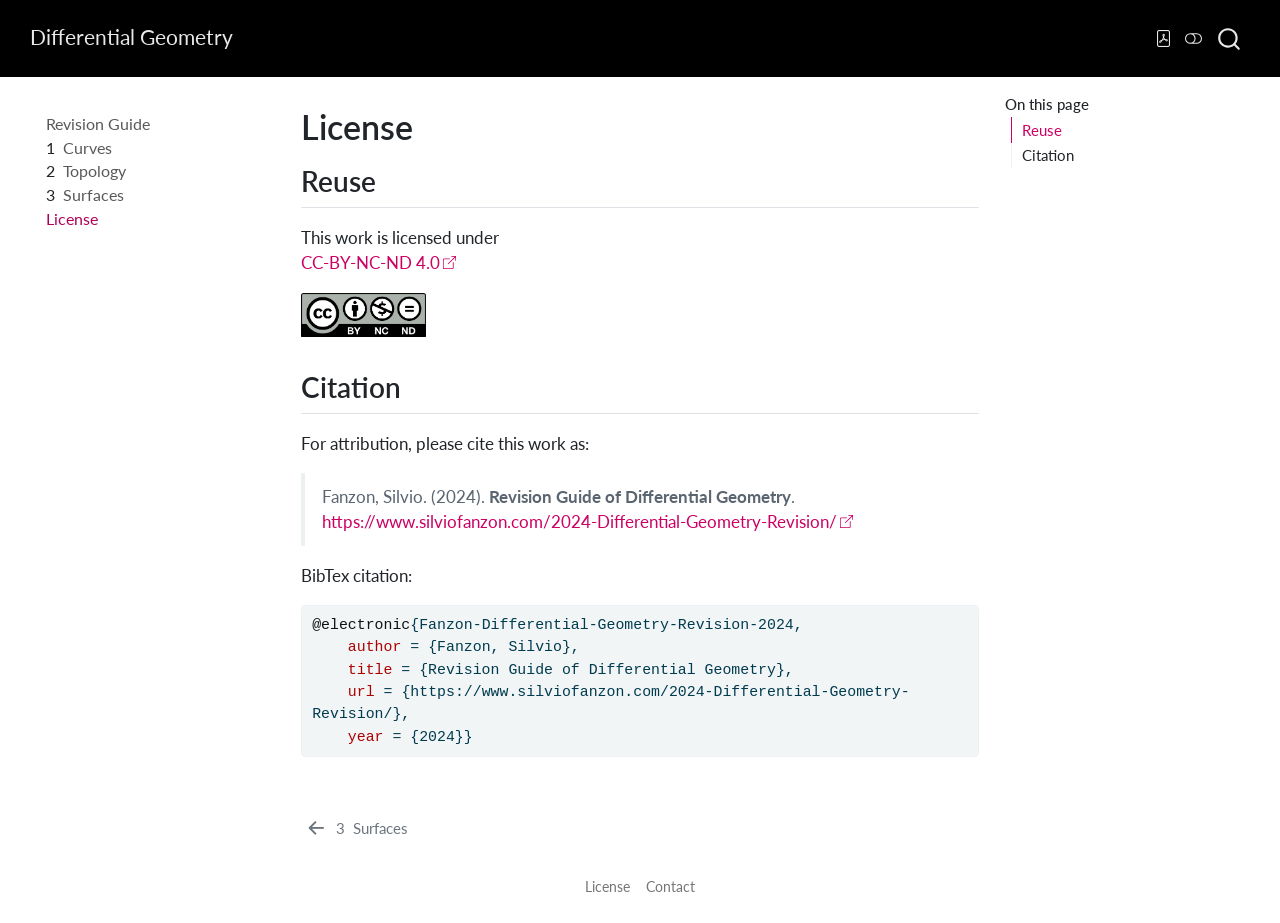
<file: docs/sections/license.html>
<!DOCTYPE html>
<html xmlns="http://www.w3.org/1999/xhtml" lang="en" xml:lang="en"><head>

<meta charset="utf-8">
<meta name="generator" content="quarto-1.5.57">

<meta name="viewport" content="width=device-width, initial-scale=1.0, user-scalable=yes">


<title>License – Differential Geometry</title>
<style>
code{white-space: pre-wrap;}
span.smallcaps{font-variant: small-caps;}
div.columns{display: flex; gap: min(4vw, 1.5em);}
div.column{flex: auto; overflow-x: auto;}
div.hanging-indent{margin-left: 1.5em; text-indent: -1.5em;}
ul.task-list{list-style: none;}
ul.task-list li input[type="checkbox"] {
  width: 0.8em;
  margin: 0 0.8em 0.2em -1em; /* quarto-specific, see https://github.com/quarto-dev/quarto-cli/issues/4556 */ 
  vertical-align: middle;
}
/* CSS for syntax highlighting */
pre > code.sourceCode { white-space: pre; position: relative; }
pre > code.sourceCode > span { line-height: 1.25; }
pre > code.sourceCode > span:empty { height: 1.2em; }
.sourceCode { overflow: visible; }
code.sourceCode > span { color: inherit; text-decoration: inherit; }
div.sourceCode { margin: 1em 0; }
pre.sourceCode { margin: 0; }
@media screen {
div.sourceCode { overflow: auto; }
}
@media print {
pre > code.sourceCode { white-space: pre-wrap; }
pre > code.sourceCode > span { display: inline-block; text-indent: -5em; padding-left: 5em; }
}
pre.numberSource code
  { counter-reset: source-line 0; }
pre.numberSource code > span
  { position: relative; left: -4em; counter-increment: source-line; }
pre.numberSource code > span > a:first-child::before
  { content: counter(source-line);
    position: relative; left: -1em; text-align: right; vertical-align: baseline;
    border: none; display: inline-block;
    -webkit-touch-callout: none; -webkit-user-select: none;
    -khtml-user-select: none; -moz-user-select: none;
    -ms-user-select: none; user-select: none;
    padding: 0 4px; width: 4em;
  }
pre.numberSource { margin-left: 3em;  padding-left: 4px; }
div.sourceCode
  {   }
@media screen {
pre > code.sourceCode > span > a:first-child::before { text-decoration: underline; }
}
</style>


<script src="../site_libs/quarto-nav/quarto-nav.js"></script>
<script src="../site_libs/quarto-nav/headroom.min.js"></script>
<script src="../site_libs/clipboard/clipboard.min.js"></script>
<script src="../site_libs/quarto-search/autocomplete.umd.js"></script>
<script src="../site_libs/quarto-search/fuse.min.js"></script>
<script src="../site_libs/quarto-search/quarto-search.js"></script>
<meta name="quarto:offset" content="../">
<link href="../sections/chap_3.html" rel="prev">
<link href="../images/favicon.png" rel="icon" type="image/png">
<script src="../site_libs/quarto-html/quarto.js"></script>
<script src="../site_libs/quarto-html/popper.min.js"></script>
<script src="../site_libs/quarto-html/tippy.umd.min.js"></script>
<script src="../site_libs/quarto-html/anchor.min.js"></script>
<link href="../site_libs/quarto-html/tippy.css" rel="stylesheet">
<link href="../site_libs/quarto-html/quarto-syntax-highlighting.css" rel="stylesheet" class="quarto-color-scheme" id="quarto-text-highlighting-styles">
<link href="../site_libs/quarto-html/quarto-syntax-highlighting-dark.css" rel="prefetch" class="quarto-color-scheme quarto-color-alternate" id="quarto-text-highlighting-styles">
<script src="../site_libs/bootstrap/bootstrap.min.js"></script>
<link href="../site_libs/bootstrap/bootstrap-icons.css" rel="stylesheet">
<link href="../site_libs/bootstrap/bootstrap.min.css" rel="stylesheet" class="quarto-color-scheme" id="quarto-bootstrap" data-mode="light">
<link href="../site_libs/bootstrap/bootstrap-dark.min.css" rel="prefetch" class="quarto-color-scheme quarto-color-alternate" id="quarto-bootstrap" data-mode="dark">
<link href="../site_libs/quarto-contrib/foldbox/foldbox.css" rel="stylesheet">
<script id="quarto-search-options" type="application/json">{
  "location": "navbar",
  "copy-button": false,
  "collapse-after": 3,
  "panel-placement": "end",
  "type": "overlay",
  "limit": 50,
  "keyboard-shortcut": [
    "f",
    "/",
    "s"
  ],
  "language": {
    "search-no-results-text": "No results",
    "search-matching-documents-text": "matching documents",
    "search-copy-link-title": "Copy link to search",
    "search-hide-matches-text": "Hide additional matches",
    "search-more-match-text": "more match in this document",
    "search-more-matches-text": "more matches in this document",
    "search-clear-button-title": "Clear",
    "search-text-placeholder": "",
    "search-detached-cancel-button-title": "Cancel",
    "search-submit-button-title": "Submit",
    "search-label": "Search"
  }
}</script>
<style>
.Important {
  --color1: #f4cce0;
  --color2: #db4d92;
}
.Lemma {
  --color1: #f4cce0;
  --color2: #db4d92;
}
.Proof {
  --color1: #f1f1f2;
  --color2: #c0c0c1;
}
.Problem {
  --color1: #f4cce0;
  --color2: #db4d92;
}
.Proposition {
  --color1: #f4cce0;
  --color2: #db4d92;
}
.DONE {
  --color1: #cce7b1;
  --color2: #86b754;
}
.Axiom {
  --color1: #f4cce0;
  --color2: #db4d92;
}
.Example {
  --color1: #bce5de;
  --color2: #21aa93;
}
.TODO {
  --color1: #e7b1b4;
  --color2: #8c3236;
}
.Notation {
  --color1: #c6e6ed;
  --color2: #1995ad;
}
.Corollary {
  --color1: #f4cce0;
  --color2: #db4d92;
}
.Remark {
  --color1: #bce5de;
  --color2: #21aa93;
}
.Conjecture {
  --color1: #f4cce0;
  --color2: #db4d92;
}
.Definition {
  --color1: #c6e6ed;
  --color2: #1995ad;
}
.Warning {
  --color1: #f4cce0;
  --color2: #db4d92;
}
.Theorem {
  --color1: #f4cce0;
  --color2: #db4d92;
}
.Question {
  --color1: #f4cce0;
  --color2: #db4d92;
}
</style>


</head>

<body class="nav-sidebar floating nav-fixed">

<div id="quarto-search-results"></div>
  <header id="quarto-header" class="headroom fixed-top">
    <nav class="navbar navbar-expand-lg " data-bs-theme="dark">
      <div class="navbar-container container-fluid">
      <div class="navbar-brand-container mx-auto">
    <a class="navbar-brand" href="../index.html">
    <span class="navbar-title">Differential Geometry</span>
    </a>
  </div>
        <div class="quarto-navbar-tools tools-end">
    <a href="../Differential-Geometry.pdf" title="Download PDF" class="quarto-navigation-tool px-1" aria-label="Download PDF"><i class="bi bi-file-pdf"></i></a>
  <a href="" class="quarto-color-scheme-toggle quarto-navigation-tool  px-1" onclick="window.quartoToggleColorScheme(); return false;" title="Toggle dark mode"><i class="bi"></i></a>
</div>
          <div id="quarto-search" class="" title="Search"></div>
      </div> <!-- /container-fluid -->
    </nav>
  <nav class="quarto-secondary-nav">
    <div class="container-fluid d-flex">
      <button type="button" class="quarto-btn-toggle btn" data-bs-toggle="collapse" role="button" data-bs-target=".quarto-sidebar-collapse-item" aria-controls="quarto-sidebar" aria-expanded="false" aria-label="Toggle sidebar navigation" onclick="if (window.quartoToggleHeadroom) { window.quartoToggleHeadroom(); }">
        <i class="bi bi-layout-text-sidebar-reverse"></i>
      </button>
        <nav class="quarto-page-breadcrumbs" aria-label="breadcrumb"><ol class="breadcrumb"><li class="breadcrumb-item"><a href="../sections/license.html">License</a></li></ol></nav>
        <a class="flex-grow-1" role="navigation" data-bs-toggle="collapse" data-bs-target=".quarto-sidebar-collapse-item" aria-controls="quarto-sidebar" aria-expanded="false" aria-label="Toggle sidebar navigation" onclick="if (window.quartoToggleHeadroom) { window.quartoToggleHeadroom(); }">      
        </a>
    </div>
  </nav>
</header>
<!-- content -->
<div id="quarto-content" class="quarto-container page-columns page-rows-contents page-layout-article page-navbar">
<!-- sidebar -->
  <nav id="quarto-sidebar" class="sidebar collapse collapse-horizontal quarto-sidebar-collapse-item sidebar-navigation floating overflow-auto">
    <div class="sidebar-menu-container"> 
    <ul class="list-unstyled mt-1">
        <li class="sidebar-item">
  <div class="sidebar-item-container"> 
  <a href="../index.html" class="sidebar-item-text sidebar-link">
 <span class="menu-text">Revision Guide</span></a>
  </div>
</li>
        <li class="sidebar-item">
  <div class="sidebar-item-container"> 
  <a href="../sections/chap_1.html" class="sidebar-item-text sidebar-link">
 <span class="menu-text"><span class="chapter-number">1</span>&nbsp; <span class="chapter-title">Curves</span></span></a>
  </div>
</li>
        <li class="sidebar-item">
  <div class="sidebar-item-container"> 
  <a href="../sections/chap_2.html" class="sidebar-item-text sidebar-link">
 <span class="menu-text"><span class="chapter-number">2</span>&nbsp; <span class="chapter-title">Topology</span></span></a>
  </div>
</li>
        <li class="sidebar-item">
  <div class="sidebar-item-container"> 
  <a href="../sections/chap_3.html" class="sidebar-item-text sidebar-link">
 <span class="menu-text"><span class="chapter-number">3</span>&nbsp; <span class="chapter-title">Surfaces</span></span></a>
  </div>
</li>
        <li class="sidebar-item">
  <div class="sidebar-item-container"> 
  <a href="../sections/license.html" class="sidebar-item-text sidebar-link active">
 <span class="menu-text">License</span></a>
  </div>
</li>
    </ul>
    </div>
</nav>
<div id="quarto-sidebar-glass" class="quarto-sidebar-collapse-item" data-bs-toggle="collapse" data-bs-target=".quarto-sidebar-collapse-item"></div>
<!-- margin-sidebar -->
    <div id="quarto-margin-sidebar" class="sidebar margin-sidebar">
        <nav id="TOC" role="doc-toc" class="toc-active">
    <h2 id="toc-title">On this page</h2>
   
  <ul>
  <li><a href="#reuse" id="toc-reuse" class="nav-link active" data-scroll-target="#reuse">Reuse</a></li>
  <li><a href="#citation" id="toc-citation" class="nav-link" data-scroll-target="#citation">Citation</a></li>
  </ul>
</nav>
    </div>
<!-- main -->
<main class="content" id="quarto-document-content">

<header id="title-block-header" class="quarto-title-block default">
<div class="quarto-title">
<h1 class="title">License</h1>
</div>



<div class="quarto-title-meta">

    
  
    
  </div>
  


</header>


<section id="reuse" class="level2 unnumbered">
<h2 class="unnumbered anchored" data-anchor-id="reuse">Reuse</h2>
<p>This work is licensed under<br>
<a href="http://creativecommons.org/licenses/by-nc-nd/4.0/">CC-BY-NC-ND 4.0</a></p>
<p><img src="../images/by-nc-nd.png" class="img-fluid" style="width:1.3in"></p>
</section>
<section id="citation" class="level2 unnumbered">
<h2 class="unnumbered anchored" data-anchor-id="citation">Citation</h2>
<p>For attribution, please cite this work as:</p>
<blockquote class="blockquote">
<p>Fanzon, Silvio. (2024). <strong>Revision Guide of Differential Geometry</strong>.<br>
<a href="https://www.silviofanzon.com/2024-Differential-Geometry-Revision/">https://www.silviofanzon.com/2024-Differential-Geometry-Revision/</a></p>
</blockquote>
<p>BibTex citation:</p>
<div class="sourceCode" id="cb1"><pre class="sourceCode bibtex code-with-copy"><code class="sourceCode bibtex"><span id="cb1-1"><a href="#cb1-1" aria-hidden="true" tabindex="-1"></a><span class="va">@electronic</span>{<span class="ot">Fanzon</span>-<span class="ot">Differential</span>-<span class="ot">Geometry</span>-<span class="ot">Revision</span>-<span class="ot">2024</span>,</span>
<span id="cb1-2"><a href="#cb1-2" aria-hidden="true" tabindex="-1"></a>    <span class="dt">author</span> = {Fanzon, Silvio},</span>
<span id="cb1-3"><a href="#cb1-3" aria-hidden="true" tabindex="-1"></a>    <span class="dt">title</span> = {Revision Guide of Differential Geometry},</span>
<span id="cb1-4"><a href="#cb1-4" aria-hidden="true" tabindex="-1"></a>    <span class="dt">url</span> = {https://www.silviofanzon.com/2024-Differential-Geometry-Revision/},</span>
<span id="cb1-5"><a href="#cb1-5" aria-hidden="true" tabindex="-1"></a>    <span class="dt">year</span> = {2024}}</span></code><button title="Copy to Clipboard" class="code-copy-button"><i class="bi"></i></button></pre></div>


</section>

</main> <!-- /main -->
<script id="quarto-html-after-body" type="application/javascript">
window.document.addEventListener("DOMContentLoaded", function (event) {
  const toggleBodyColorMode = (bsSheetEl) => {
    const mode = bsSheetEl.getAttribute("data-mode");
    const bodyEl = window.document.querySelector("body");
    if (mode === "dark") {
      bodyEl.classList.add("quarto-dark");
      bodyEl.classList.remove("quarto-light");
    } else {
      bodyEl.classList.add("quarto-light");
      bodyEl.classList.remove("quarto-dark");
    }
  }
  const toggleBodyColorPrimary = () => {
    const bsSheetEl = window.document.querySelector("link#quarto-bootstrap");
    if (bsSheetEl) {
      toggleBodyColorMode(bsSheetEl);
    }
  }
  toggleBodyColorPrimary();  
  const disableStylesheet = (stylesheets) => {
    for (let i=0; i < stylesheets.length; i++) {
      const stylesheet = stylesheets[i];
      stylesheet.rel = 'prefetch';
    }
  }
  const enableStylesheet = (stylesheets) => {
    for (let i=0; i < stylesheets.length; i++) {
      const stylesheet = stylesheets[i];
      stylesheet.rel = 'stylesheet';
    }
  }
  const manageTransitions = (selector, allowTransitions) => {
    const els = window.document.querySelectorAll(selector);
    for (let i=0; i < els.length; i++) {
      const el = els[i];
      if (allowTransitions) {
        el.classList.remove('notransition');
      } else {
        el.classList.add('notransition');
      }
    }
  }
  const toggleGiscusIfUsed = (isAlternate, darkModeDefault) => {
    const baseTheme = document.querySelector('#giscus-base-theme')?.value ?? 'light';
    const alternateTheme = document.querySelector('#giscus-alt-theme')?.value ?? 'dark';
    let newTheme = '';
    if(darkModeDefault) {
      newTheme = isAlternate ? baseTheme : alternateTheme;
    } else {
      newTheme = isAlternate ? alternateTheme : baseTheme;
    }
    const changeGiscusTheme = () => {
      // From: https://github.com/giscus/giscus/issues/336
      const sendMessage = (message) => {
        const iframe = document.querySelector('iframe.giscus-frame');
        if (!iframe) return;
        iframe.contentWindow.postMessage({ giscus: message }, 'https://giscus.app');
      }
      sendMessage({
        setConfig: {
          theme: newTheme
        }
      });
    }
    const isGiscussLoaded = window.document.querySelector('iframe.giscus-frame') !== null;
    if (isGiscussLoaded) {
      changeGiscusTheme();
    }
  }
  const toggleColorMode = (alternate) => {
    // Switch the stylesheets
    const alternateStylesheets = window.document.querySelectorAll('link.quarto-color-scheme.quarto-color-alternate');
    manageTransitions('#quarto-margin-sidebar .nav-link', false);
    if (alternate) {
      enableStylesheet(alternateStylesheets);
      for (const sheetNode of alternateStylesheets) {
        if (sheetNode.id === "quarto-bootstrap") {
          toggleBodyColorMode(sheetNode);
        }
      }
    } else {
      disableStylesheet(alternateStylesheets);
      toggleBodyColorPrimary();
    }
    manageTransitions('#quarto-margin-sidebar .nav-link', true);
    // Switch the toggles
    const toggles = window.document.querySelectorAll('.quarto-color-scheme-toggle');
    for (let i=0; i < toggles.length; i++) {
      const toggle = toggles[i];
      if (toggle) {
        if (alternate) {
          toggle.classList.add("alternate");     
        } else {
          toggle.classList.remove("alternate");
        }
      }
    }
    // Hack to workaround the fact that safari doesn't
    // properly recolor the scrollbar when toggling (#1455)
    if (navigator.userAgent.indexOf('Safari') > 0 && navigator.userAgent.indexOf('Chrome') == -1) {
      manageTransitions("body", false);
      window.scrollTo(0, 1);
      setTimeout(() => {
        window.scrollTo(0, 0);
        manageTransitions("body", true);
      }, 40);  
    }
  }
  const isFileUrl = () => { 
    return window.location.protocol === 'file:';
  }
  const hasAlternateSentinel = () => {  
    let styleSentinel = getColorSchemeSentinel();
    if (styleSentinel !== null) {
      return styleSentinel === "alternate";
    } else {
      return false;
    }
  }
  const setStyleSentinel = (alternate) => {
    const value = alternate ? "alternate" : "default";
    if (!isFileUrl()) {
      window.localStorage.setItem("quarto-color-scheme", value);
    } else {
      localAlternateSentinel = value;
    }
  }
  const getColorSchemeSentinel = () => {
    if (!isFileUrl()) {
      const storageValue = window.localStorage.getItem("quarto-color-scheme");
      return storageValue != null ? storageValue : localAlternateSentinel;
    } else {
      return localAlternateSentinel;
    }
  }
  const darkModeDefault = false;
  let localAlternateSentinel = darkModeDefault ? 'alternate' : 'default';
  // Dark / light mode switch
  window.quartoToggleColorScheme = () => {
    // Read the current dark / light value 
    let toAlternate = !hasAlternateSentinel();
    toggleColorMode(toAlternate);
    setStyleSentinel(toAlternate);
    toggleGiscusIfUsed(toAlternate, darkModeDefault);
  };
  // Ensure there is a toggle, if there isn't float one in the top right
  if (window.document.querySelector('.quarto-color-scheme-toggle') === null) {
    const a = window.document.createElement('a');
    a.classList.add('top-right');
    a.classList.add('quarto-color-scheme-toggle');
    a.href = "";
    a.onclick = function() { try { window.quartoToggleColorScheme(); } catch {} return false; };
    const i = window.document.createElement("i");
    i.classList.add('bi');
    a.appendChild(i);
    window.document.body.appendChild(a);
  }
  // Switch to dark mode if need be
  if (hasAlternateSentinel()) {
    toggleColorMode(true);
  } else {
    toggleColorMode(false);
  }
  const icon = "";
  const anchorJS = new window.AnchorJS();
  anchorJS.options = {
    placement: 'right',
    icon: icon
  };
  anchorJS.add('.anchored');
  const isCodeAnnotation = (el) => {
    for (const clz of el.classList) {
      if (clz.startsWith('code-annotation-')) {                     
        return true;
      }
    }
    return false;
  }
  const onCopySuccess = function(e) {
    // button target
    const button = e.trigger;
    // don't keep focus
    button.blur();
    // flash "checked"
    button.classList.add('code-copy-button-checked');
    var currentTitle = button.getAttribute("title");
    button.setAttribute("title", "Copied!");
    let tooltip;
    if (window.bootstrap) {
      button.setAttribute("data-bs-toggle", "tooltip");
      button.setAttribute("data-bs-placement", "left");
      button.setAttribute("data-bs-title", "Copied!");
      tooltip = new bootstrap.Tooltip(button, 
        { trigger: "manual", 
          customClass: "code-copy-button-tooltip",
          offset: [0, -8]});
      tooltip.show();    
    }
    setTimeout(function() {
      if (tooltip) {
        tooltip.hide();
        button.removeAttribute("data-bs-title");
        button.removeAttribute("data-bs-toggle");
        button.removeAttribute("data-bs-placement");
      }
      button.setAttribute("title", currentTitle);
      button.classList.remove('code-copy-button-checked');
    }, 1000);
    // clear code selection
    e.clearSelection();
  }
  const getTextToCopy = function(trigger) {
      const codeEl = trigger.previousElementSibling.cloneNode(true);
      for (const childEl of codeEl.children) {
        if (isCodeAnnotation(childEl)) {
          childEl.remove();
        }
      }
      return codeEl.innerText;
  }
  const clipboard = new window.ClipboardJS('.code-copy-button:not([data-in-quarto-modal])', {
    text: getTextToCopy
  });
  clipboard.on('success', onCopySuccess);
  if (window.document.getElementById('quarto-embedded-source-code-modal')) {
    // For code content inside modals, clipBoardJS needs to be initialized with a container option
    // TODO: Check when it could be a function (https://github.com/zenorocha/clipboard.js/issues/860)
    const clipboardModal = new window.ClipboardJS('.code-copy-button[data-in-quarto-modal]', {
      text: getTextToCopy,
      container: window.document.getElementById('quarto-embedded-source-code-modal')
    });
    clipboardModal.on('success', onCopySuccess);
  }
    var localhostRegex = new RegExp(/^(?:http|https):\/\/localhost\:?[0-9]*\//);
    var mailtoRegex = new RegExp(/^mailto:/);
      var filterRegex = new RegExp('/' + window.location.host + '/');
    var isInternal = (href) => {
        return filterRegex.test(href) || localhostRegex.test(href) || mailtoRegex.test(href);
    }
    // Inspect non-navigation links and adorn them if external
 	var links = window.document.querySelectorAll('a[href]:not(.nav-link):not(.navbar-brand):not(.toc-action):not(.sidebar-link):not(.sidebar-item-toggle):not(.pagination-link):not(.no-external):not([aria-hidden]):not(.dropdown-item):not(.quarto-navigation-tool):not(.about-link)');
    for (var i=0; i<links.length; i++) {
      const link = links[i];
      if (!isInternal(link.href)) {
        // undo the damage that might have been done by quarto-nav.js in the case of
        // links that we want to consider external
        if (link.dataset.originalHref !== undefined) {
          link.href = link.dataset.originalHref;
        }
          // default icon
          link.classList.add("external");
      }
    }
  function tippyHover(el, contentFn, onTriggerFn, onUntriggerFn) {
    const config = {
      allowHTML: true,
      maxWidth: 500,
      delay: 100,
      arrow: false,
      appendTo: function(el) {
          return el.parentElement;
      },
      interactive: true,
      interactiveBorder: 10,
      theme: 'quarto',
      placement: 'bottom-start',
    };
    if (contentFn) {
      config.content = contentFn;
    }
    if (onTriggerFn) {
      config.onTrigger = onTriggerFn;
    }
    if (onUntriggerFn) {
      config.onUntrigger = onUntriggerFn;
    }
    window.tippy(el, config); 
  }
  const noterefs = window.document.querySelectorAll('a[role="doc-noteref"]');
  for (var i=0; i<noterefs.length; i++) {
    const ref = noterefs[i];
    tippyHover(ref, function() {
      // use id or data attribute instead here
      let href = ref.getAttribute('data-footnote-href') || ref.getAttribute('href');
      try { href = new URL(href).hash; } catch {}
      const id = href.replace(/^#\/?/, "");
      const note = window.document.getElementById(id);
      if (note) {
        return note.innerHTML;
      } else {
        return "";
      }
    });
  }
  const xrefs = window.document.querySelectorAll('a.quarto-xref');
  const processXRef = (id, note) => {
    // Strip column container classes
    const stripColumnClz = (el) => {
      el.classList.remove("page-full", "page-columns");
      if (el.children) {
        for (const child of el.children) {
          stripColumnClz(child);
        }
      }
    }
    stripColumnClz(note)
    if (id === null || id.startsWith('sec-')) {
      // Special case sections, only their first couple elements
      const container = document.createElement("div");
      if (note.children && note.children.length > 2) {
        container.appendChild(note.children[0].cloneNode(true));
        for (let i = 1; i < note.children.length; i++) {
          const child = note.children[i];
          if (child.tagName === "P" && child.innerText === "") {
            continue;
          } else {
            container.appendChild(child.cloneNode(true));
            break;
          }
        }
        if (window.Quarto?.typesetMath) {
          window.Quarto.typesetMath(container);
        }
        return container.innerHTML
      } else {
        if (window.Quarto?.typesetMath) {
          window.Quarto.typesetMath(note);
        }
        return note.innerHTML;
      }
    } else {
      // Remove any anchor links if they are present
      const anchorLink = note.querySelector('a.anchorjs-link');
      if (anchorLink) {
        anchorLink.remove();
      }
      if (window.Quarto?.typesetMath) {
        window.Quarto.typesetMath(note);
      }
      // TODO in 1.5, we should make sure this works without a callout special case
      if (note.classList.contains("callout")) {
        return note.outerHTML;
      } else {
        return note.innerHTML;
      }
    }
  }
  for (var i=0; i<xrefs.length; i++) {
    const xref = xrefs[i];
    tippyHover(xref, undefined, function(instance) {
      instance.disable();
      let url = xref.getAttribute('href');
      let hash = undefined; 
      if (url.startsWith('#')) {
        hash = url;
      } else {
        try { hash = new URL(url).hash; } catch {}
      }
      if (hash) {
        const id = hash.replace(/^#\/?/, "");
        const note = window.document.getElementById(id);
        if (note !== null) {
          try {
            const html = processXRef(id, note.cloneNode(true));
            instance.setContent(html);
          } finally {
            instance.enable();
            instance.show();
          }
        } else {
          // See if we can fetch this
          fetch(url.split('#')[0])
          .then(res => res.text())
          .then(html => {
            const parser = new DOMParser();
            const htmlDoc = parser.parseFromString(html, "text/html");
            const note = htmlDoc.getElementById(id);
            if (note !== null) {
              const html = processXRef(id, note);
              instance.setContent(html);
            } 
          }).finally(() => {
            instance.enable();
            instance.show();
          });
        }
      } else {
        // See if we can fetch a full url (with no hash to target)
        // This is a special case and we should probably do some content thinning / targeting
        fetch(url)
        .then(res => res.text())
        .then(html => {
          const parser = new DOMParser();
          const htmlDoc = parser.parseFromString(html, "text/html");
          const note = htmlDoc.querySelector('main.content');
          if (note !== null) {
            // This should only happen for chapter cross references
            // (since there is no id in the URL)
            // remove the first header
            if (note.children.length > 0 && note.children[0].tagName === "HEADER") {
              note.children[0].remove();
            }
            const html = processXRef(null, note);
            instance.setContent(html);
          } 
        }).finally(() => {
          instance.enable();
          instance.show();
        });
      }
    }, function(instance) {
    });
  }
      let selectedAnnoteEl;
      const selectorForAnnotation = ( cell, annotation) => {
        let cellAttr = 'data-code-cell="' + cell + '"';
        let lineAttr = 'data-code-annotation="' +  annotation + '"';
        const selector = 'span[' + cellAttr + '][' + lineAttr + ']';
        return selector;
      }
      const selectCodeLines = (annoteEl) => {
        const doc = window.document;
        const targetCell = annoteEl.getAttribute("data-target-cell");
        const targetAnnotation = annoteEl.getAttribute("data-target-annotation");
        const annoteSpan = window.document.querySelector(selectorForAnnotation(targetCell, targetAnnotation));
        const lines = annoteSpan.getAttribute("data-code-lines").split(",");
        const lineIds = lines.map((line) => {
          return targetCell + "-" + line;
        })
        let top = null;
        let height = null;
        let parent = null;
        if (lineIds.length > 0) {
            //compute the position of the single el (top and bottom and make a div)
            const el = window.document.getElementById(lineIds[0]);
            top = el.offsetTop;
            height = el.offsetHeight;
            parent = el.parentElement.parentElement;
          if (lineIds.length > 1) {
            const lastEl = window.document.getElementById(lineIds[lineIds.length - 1]);
            const bottom = lastEl.offsetTop + lastEl.offsetHeight;
            height = bottom - top;
          }
          if (top !== null && height !== null && parent !== null) {
            // cook up a div (if necessary) and position it 
            let div = window.document.getElementById("code-annotation-line-highlight");
            if (div === null) {
              div = window.document.createElement("div");
              div.setAttribute("id", "code-annotation-line-highlight");
              div.style.position = 'absolute';
              parent.appendChild(div);
            }
            div.style.top = top - 2 + "px";
            div.style.height = height + 4 + "px";
            div.style.left = 0;
            let gutterDiv = window.document.getElementById("code-annotation-line-highlight-gutter");
            if (gutterDiv === null) {
              gutterDiv = window.document.createElement("div");
              gutterDiv.setAttribute("id", "code-annotation-line-highlight-gutter");
              gutterDiv.style.position = 'absolute';
              const codeCell = window.document.getElementById(targetCell);
              const gutter = codeCell.querySelector('.code-annotation-gutter');
              gutter.appendChild(gutterDiv);
            }
            gutterDiv.style.top = top - 2 + "px";
            gutterDiv.style.height = height + 4 + "px";
          }
          selectedAnnoteEl = annoteEl;
        }
      };
      const unselectCodeLines = () => {
        const elementsIds = ["code-annotation-line-highlight", "code-annotation-line-highlight-gutter"];
        elementsIds.forEach((elId) => {
          const div = window.document.getElementById(elId);
          if (div) {
            div.remove();
          }
        });
        selectedAnnoteEl = undefined;
      };
        // Handle positioning of the toggle
    window.addEventListener(
      "resize",
      throttle(() => {
        elRect = undefined;
        if (selectedAnnoteEl) {
          selectCodeLines(selectedAnnoteEl);
        }
      }, 10)
    );
    function throttle(fn, ms) {
    let throttle = false;
    let timer;
      return (...args) => {
        if(!throttle) { // first call gets through
            fn.apply(this, args);
            throttle = true;
        } else { // all the others get throttled
            if(timer) clearTimeout(timer); // cancel #2
            timer = setTimeout(() => {
              fn.apply(this, args);
              timer = throttle = false;
            }, ms);
        }
      };
    }
      // Attach click handler to the DT
      const annoteDls = window.document.querySelectorAll('dt[data-target-cell]');
      for (const annoteDlNode of annoteDls) {
        annoteDlNode.addEventListener('click', (event) => {
          const clickedEl = event.target;
          if (clickedEl !== selectedAnnoteEl) {
            unselectCodeLines();
            const activeEl = window.document.querySelector('dt[data-target-cell].code-annotation-active');
            if (activeEl) {
              activeEl.classList.remove('code-annotation-active');
            }
            selectCodeLines(clickedEl);
            clickedEl.classList.add('code-annotation-active');
          } else {
            // Unselect the line
            unselectCodeLines();
            clickedEl.classList.remove('code-annotation-active');
          }
        });
      }
  const findCites = (el) => {
    const parentEl = el.parentElement;
    if (parentEl) {
      const cites = parentEl.dataset.cites;
      if (cites) {
        return {
          el,
          cites: cites.split(' ')
        };
      } else {
        return findCites(el.parentElement)
      }
    } else {
      return undefined;
    }
  };
  var bibliorefs = window.document.querySelectorAll('a[role="doc-biblioref"]');
  for (var i=0; i<bibliorefs.length; i++) {
    const ref = bibliorefs[i];
    const citeInfo = findCites(ref);
    if (citeInfo) {
      tippyHover(citeInfo.el, function() {
        var popup = window.document.createElement('div');
        citeInfo.cites.forEach(function(cite) {
          var citeDiv = window.document.createElement('div');
          citeDiv.classList.add('hanging-indent');
          citeDiv.classList.add('csl-entry');
          var biblioDiv = window.document.getElementById('ref-' + cite);
          if (biblioDiv) {
            citeDiv.innerHTML = biblioDiv.innerHTML;
          }
          popup.appendChild(citeDiv);
        });
        return popup.innerHTML;
      });
    }
  }
});
</script>
<nav class="page-navigation">
  <div class="nav-page nav-page-previous">
      <a href="../sections/chap_3.html" class="pagination-link" aria-label="Surfaces">
        <i class="bi bi-arrow-left-short"></i> <span class="nav-page-text"><span class="chapter-number">3</span>&nbsp; <span class="chapter-title">Surfaces</span></span>
      </a>          
  </div>
  <div class="nav-page nav-page-next">
  </div>
</nav>
</div> <!-- /content -->
<footer class="footer">
  <div class="nav-footer">
    <div class="nav-footer-left">
      &nbsp;
    </div>   
    <div class="nav-footer-center">
      <ul class="footer-items list-unstyled">
    <li class="nav-item">
    <a class="nav-link active" href="../sections/license.html" aria-current="page">
<p>License</p>
</a>
  </li>  
    <li class="nav-item">
    <a class="nav-link" href="https://www.silviofanzon.com/contact">
<p>Contact</p>
</a>
  </li>  
</ul>
    </div>
    <div class="nav-footer-right">
      &nbsp;
    </div>
  </div>
</footer>




</body></html>
</file>
<file: docs/site_libs/quarto-html/tippy.css>
.tippy-box[data-animation=fade][data-state=hidden]{opacity:0}[data-tippy-root]{max-width:calc(100vw - 10px)}.tippy-box{position:relative;background-color:#333;color:#fff;border-radius:4px;font-size:14px;line-height:1.4;white-space:normal;outline:0;transition-property:transform,visibility,opacity}.tippy-box[data-placement^=top]>.tippy-arrow{bottom:0}.tippy-box[data-placement^=top]>.tippy-arrow:before{bottom:-7px;left:0;border-width:8px 8px 0;border-top-color:initial;transform-origin:center top}.tippy-box[data-placement^=bottom]>.tippy-arrow{top:0}.tippy-box[data-placement^=bottom]>.tippy-arrow:before{top:-7px;left:0;border-width:0 8px 8px;border-bottom-color:initial;transform-origin:center bottom}.tippy-box[data-placement^=left]>.tippy-arrow{right:0}.tippy-box[data-placement^=left]>.tippy-arrow:before{border-width:8px 0 8px 8px;border-left-color:initial;right:-7px;transform-origin:center left}.tippy-box[data-placement^=right]>.tippy-arrow{left:0}.tippy-box[data-placement^=right]>.tippy-arrow:before{left:-7px;border-width:8px 8px 8px 0;border-right-color:initial;transform-origin:center right}.tippy-box[data-inertia][data-state=visible]{transition-timing-function:cubic-bezier(.54,1.5,.38,1.11)}.tippy-arrow{width:16px;height:16px;color:#333}.tippy-arrow:before{content:"";position:absolute;border-color:transparent;border-style:solid}.tippy-content{position:relative;padding:5px 9px;z-index:1}
</file>
<file: docs/site_libs/quarto-html/quarto-syntax-highlighting.css>
/* quarto syntax highlight colors */
:root {
  --quarto-hl-ot-color: #003B4F;
  --quarto-hl-at-color: #657422;
  --quarto-hl-ss-color: #20794D;
  --quarto-hl-an-color: #5E5E5E;
  --quarto-hl-fu-color: #4758AB;
  --quarto-hl-st-color: #20794D;
  --quarto-hl-cf-color: #003B4F;
  --quarto-hl-op-color: #5E5E5E;
  --quarto-hl-er-color: #AD0000;
  --quarto-hl-bn-color: #AD0000;
  --quarto-hl-al-color: #AD0000;
  --quarto-hl-va-color: #111111;
  --quarto-hl-bu-color: inherit;
  --quarto-hl-ex-color: inherit;
  --quarto-hl-pp-color: #AD0000;
  --quarto-hl-in-color: #5E5E5E;
  --quarto-hl-vs-color: #20794D;
  --quarto-hl-wa-color: #5E5E5E;
  --quarto-hl-do-color: #5E5E5E;
  --quarto-hl-im-color: #00769E;
  --quarto-hl-ch-color: #20794D;
  --quarto-hl-dt-color: #AD0000;
  --quarto-hl-fl-color: #AD0000;
  --quarto-hl-co-color: #5E5E5E;
  --quarto-hl-cv-color: #5E5E5E;
  --quarto-hl-cn-color: #8f5902;
  --quarto-hl-sc-color: #5E5E5E;
  --quarto-hl-dv-color: #AD0000;
  --quarto-hl-kw-color: #003B4F;
}

/* other quarto variables */
:root {
  --quarto-font-monospace: SFMono-Regular, Menlo, Monaco, Consolas, "Liberation Mono", "Courier New", monospace;
}

pre > code.sourceCode > span {
  color: #003B4F;
}

code span {
  color: #003B4F;
}

code.sourceCode > span {
  color: #003B4F;
}

div.sourceCode,
div.sourceCode pre.sourceCode {
  color: #003B4F;
}

code span.ot {
  color: #003B4F;
  font-style: inherit;
}

code span.at {
  color: #657422;
  font-style: inherit;
}

code span.ss {
  color: #20794D;
  font-style: inherit;
}

code span.an {
  color: #5E5E5E;
  font-style: inherit;
}

code span.fu {
  color: #4758AB;
  font-style: inherit;
}

code span.st {
  color: #20794D;
  font-style: inherit;
}

code span.cf {
  color: #003B4F;
  font-weight: bold;
  font-style: inherit;
}

code span.op {
  color: #5E5E5E;
  font-style: inherit;
}

code span.er {
  color: #AD0000;
  font-style: inherit;
}

code span.bn {
  color: #AD0000;
  font-style: inherit;
}

code span.al {
  color: #AD0000;
  font-style: inherit;
}

code span.va {
  color: #111111;
  font-style: inherit;
}

code span.bu {
  font-style: inherit;
}

code span.ex {
  font-style: inherit;
}

code span.pp {
  color: #AD0000;
  font-style: inherit;
}

code span.in {
  color: #5E5E5E;
  font-style: inherit;
}

code span.vs {
  color: #20794D;
  font-style: inherit;
}

code span.wa {
  color: #5E5E5E;
  font-style: italic;
}

code span.do {
  color: #5E5E5E;
  font-style: italic;
}

code span.im {
  color: #00769E;
  font-style: inherit;
}

code span.ch {
  color: #20794D;
  font-style: inherit;
}

code span.dt {
  color: #AD0000;
  font-style: inherit;
}

code span.fl {
  color: #AD0000;
  font-style: inherit;
}

code span.co {
  color: #5E5E5E;
  font-style: inherit;
}

code span.cv {
  color: #5E5E5E;
  font-style: italic;
}

code span.cn {
  color: #8f5902;
  font-style: inherit;
}

code span.sc {
  color: #5E5E5E;
  font-style: inherit;
}

code span.dv {
  color: #AD0000;
  font-style: inherit;
}

code span.kw {
  color: #003B4F;
  font-weight: bold;
  font-style: inherit;
}

.prevent-inlining {
  content: "</";
}

/*# sourceMappingURL=debc5d5d77c3f9108843748ff7464032.css.map */
</file>
<file: docs/site_libs/quarto-html/quarto-syntax-highlighting-dark.css>
/* quarto syntax highlight colors */
:root {
  --quarto-hl-al-color: #f07178;
  --quarto-hl-an-color: #d4d0ab;
  --quarto-hl-at-color: #00e0e0;
  --quarto-hl-bn-color: #d4d0ab;
  --quarto-hl-bu-color: #abe338;
  --quarto-hl-ch-color: #abe338;
  --quarto-hl-co-color: #f8f8f2;
  --quarto-hl-cv-color: #ffd700;
  --quarto-hl-cn-color: #ffd700;
  --quarto-hl-cf-color: #ffa07a;
  --quarto-hl-dt-color: #ffa07a;
  --quarto-hl-dv-color: #d4d0ab;
  --quarto-hl-do-color: #f8f8f2;
  --quarto-hl-er-color: #f07178;
  --quarto-hl-ex-color: #00e0e0;
  --quarto-hl-fl-color: #d4d0ab;
  --quarto-hl-fu-color: #ffa07a;
  --quarto-hl-im-color: #abe338;
  --quarto-hl-in-color: #d4d0ab;
  --quarto-hl-kw-color: #ffa07a;
  --quarto-hl-op-color: #ffa07a;
  --quarto-hl-ot-color: #00e0e0;
  --quarto-hl-pp-color: #dcc6e0;
  --quarto-hl-re-color: #00e0e0;
  --quarto-hl-sc-color: #abe338;
  --quarto-hl-ss-color: #abe338;
  --quarto-hl-st-color: #abe338;
  --quarto-hl-va-color: #00e0e0;
  --quarto-hl-vs-color: #abe338;
  --quarto-hl-wa-color: #dcc6e0;
}

/* other quarto variables */
:root {
  --quarto-font-monospace: SFMono-Regular, Menlo, Monaco, Consolas, "Liberation Mono", "Courier New", monospace;
}

code span.al {
  background-color: #2a0f15;
  font-weight: bold;
  color: #f07178;
}

code span.an {
  color: #d4d0ab;
}

code span.at {
  color: #00e0e0;
}

code span.bn {
  color: #d4d0ab;
}

code span.bu {
  color: #abe338;
}

code span.ch {
  color: #abe338;
}

code span.co {
  font-style: italic;
  color: #f8f8f2;
}

code span.cv {
  color: #ffd700;
}

code span.cn {
  color: #ffd700;
}

code span.cf {
  font-weight: bold;
  color: #ffa07a;
}

code span.dt {
  color: #ffa07a;
}

code span.dv {
  color: #d4d0ab;
}

code span.do {
  color: #f8f8f2;
}

code span.er {
  color: #f07178;
  text-decoration: underline;
}

code span.ex {
  font-weight: bold;
  color: #00e0e0;
}

code span.fl {
  color: #d4d0ab;
}

code span.fu {
  color: #ffa07a;
}

code span.im {
  color: #abe338;
}

code span.in {
  color: #d4d0ab;
}

code span.kw {
  font-weight: bold;
  color: #ffa07a;
}

pre > code.sourceCode > span {
  color: #f8f8f2;
}

code span {
  color: #f8f8f2;
}

code.sourceCode > span {
  color: #f8f8f2;
}

div.sourceCode,
div.sourceCode pre.sourceCode {
  color: #f8f8f2;
}

code span.op {
  color: #ffa07a;
}

code span.ot {
  color: #00e0e0;
}

code span.pp {
  color: #dcc6e0;
}

code span.re {
  background-color: #f8f8f2;
  color: #00e0e0;
}

code span.sc {
  color: #abe338;
}

code span.ss {
  color: #abe338;
}

code span.st {
  color: #abe338;
}

code span.va {
  color: #00e0e0;
}

code span.vs {
  color: #abe338;
}

code span.wa {
  color: #dcc6e0;
}

.prevent-inlining {
  content: "</";
}

/*# sourceMappingURL=935a306eefa94366c21e1a970dddb765.css.map */
</file>
<file: docs/site_libs/quarto-contrib/foldbox/foldbox.css>
.fbx-default{
  --color1: #c7c7d0;
  --color2: #a3a3aa;
  
  --border-color: var(--color2);
  --title-color:  #1b1b1b;
  --title-background-color: var(--color1);
  --title-padding: 0.5rem;
  --border-radius: .3rem;
  
  --padding-left: .8rem; /* for title (summary) and content (next div) */
  --padding-content: 0.5rem; 
  
  --thickshadow: 4px 4px 6px #555;
  --thinshadow: 1px 1px 2px #555;
  --noshadow: 0px 0px 0px #FFF;
}


/* for button placement */
details.fbx-default[open] {
  position: relative;
}

details.fbx-default > summary{
  background-color: var(--title-background-color);
  color: var(--title-color);
 
  cursor: pointer;
  
  border-radius: var(--border-radius);
  border-left: var(--border-radius) solid var(--border-color);
  border-bottom: 1px solid var(--border-color);
  box-shadow: var(--thinshadow);
 
  padding: var(--title-padding);
  padding-left: var(--padding-left);
}

details.fbx-default > summary:hover{
  box-shadow: var(--thickshadow);
}

details.fbx-default[open] > summary{
  border-bottom-left-radius: 0px;
}

details.fbx-default > div{
  padding: var(--padding-content);
  padding-left: var(--padding-left);
  padding-bottom: 0;

  border-left: var(--border-radius) solid var(--border-color);
  border-top: 0;
  margin-top: 0;
  border-left: .3rem solid var(--border-color);
  border-bottom: 1px solid var(--border-color);
  border-bottom-left-radius: .3rem;
}

/* simple box */

details.fbx-simplebox > div{
  padding-bottom: 0;
  border-right: 1px solid var(--border-color);
  border-bottom-right-radius: .3rem;
}


/* ------ closebutton --- */

.closebutton{
  --close-text: "▲";
  --close-background-color: #dddddd;
  --close-hover-background-color: var(--title-background-color);
  --close-hover-color: var(--title-color);
}

/* adjust this by hand if close button gets in the way: just add <br/> at the end
details.closebutton[open]{
    padding-bottom: 1rem;
}
*/

details.closebutton[open] > summary::after {
  display: button;
  content: var(--close-text);
/*
background-color: var(--close-background-color); 
*/  
  border: 1px solid var(--close-background-color);
  border-radius: 0.3rem;
  padding: .2rem 0.5rem 0.2rem 0.5rem;
  box-shadow: var(--thinshadow);
  position: absolute;
  right: 0;/*1rem;*/
  bottom: .5rem;
}

details.closebutton[open] > summary:hover::after {
  background-color: var(--close-hover-background-color); 
  border: 1px solid var(--border-color);
  color: var(--close-hover-color);
  box-shadow: var(--thickshadow); 
}
</file>
<file: _book/site_libs/quarto-html/tippy.css>
.tippy-box[data-animation=fade][data-state=hidden]{opacity:0}[data-tippy-root]{max-width:calc(100vw - 10px)}.tippy-box{position:relative;background-color:#333;color:#fff;border-radius:4px;font-size:14px;line-height:1.4;white-space:normal;outline:0;transition-property:transform,visibility,opacity}.tippy-box[data-placement^=top]>.tippy-arrow{bottom:0}.tippy-box[data-placement^=top]>.tippy-arrow:before{bottom:-7px;left:0;border-width:8px 8px 0;border-top-color:initial;transform-origin:center top}.tippy-box[data-placement^=bottom]>.tippy-arrow{top:0}.tippy-box[data-placement^=bottom]>.tippy-arrow:before{top:-7px;left:0;border-width:0 8px 8px;border-bottom-color:initial;transform-origin:center bottom}.tippy-box[data-placement^=left]>.tippy-arrow{right:0}.tippy-box[data-placement^=left]>.tippy-arrow:before{border-width:8px 0 8px 8px;border-left-color:initial;right:-7px;transform-origin:center left}.tippy-box[data-placement^=right]>.tippy-arrow{left:0}.tippy-box[data-placement^=right]>.tippy-arrow:before{left:-7px;border-width:8px 8px 8px 0;border-right-color:initial;transform-origin:center right}.tippy-box[data-inertia][data-state=visible]{transition-timing-function:cubic-bezier(.54,1.5,.38,1.11)}.tippy-arrow{width:16px;height:16px;color:#333}.tippy-arrow:before{content:"";position:absolute;border-color:transparent;border-style:solid}.tippy-content{position:relative;padding:5px 9px;z-index:1}
</file>
<file: _book/site_libs/quarto-html/quarto-syntax-highlighting.css>
/* quarto syntax highlight colors */
:root {
  --quarto-hl-ot-color: #003B4F;
  --quarto-hl-at-color: #657422;
  --quarto-hl-ss-color: #20794D;
  --quarto-hl-an-color: #5E5E5E;
  --quarto-hl-fu-color: #4758AB;
  --quarto-hl-st-color: #20794D;
  --quarto-hl-cf-color: #003B4F;
  --quarto-hl-op-color: #5E5E5E;
  --quarto-hl-er-color: #AD0000;
  --quarto-hl-bn-color: #AD0000;
  --quarto-hl-al-color: #AD0000;
  --quarto-hl-va-color: #111111;
  --quarto-hl-bu-color: inherit;
  --quarto-hl-ex-color: inherit;
  --quarto-hl-pp-color: #AD0000;
  --quarto-hl-in-color: #5E5E5E;
  --quarto-hl-vs-color: #20794D;
  --quarto-hl-wa-color: #5E5E5E;
  --quarto-hl-do-color: #5E5E5E;
  --quarto-hl-im-color: #00769E;
  --quarto-hl-ch-color: #20794D;
  --quarto-hl-dt-color: #AD0000;
  --quarto-hl-fl-color: #AD0000;
  --quarto-hl-co-color: #5E5E5E;
  --quarto-hl-cv-color: #5E5E5E;
  --quarto-hl-cn-color: #8f5902;
  --quarto-hl-sc-color: #5E5E5E;
  --quarto-hl-dv-color: #AD0000;
  --quarto-hl-kw-color: #003B4F;
}

/* other quarto variables */
:root {
  --quarto-font-monospace: SFMono-Regular, Menlo, Monaco, Consolas, "Liberation Mono", "Courier New", monospace;
}

pre > code.sourceCode > span {
  color: #003B4F;
}

code span {
  color: #003B4F;
}

code.sourceCode > span {
  color: #003B4F;
}

div.sourceCode,
div.sourceCode pre.sourceCode {
  color: #003B4F;
}

code span.ot {
  color: #003B4F;
  font-style: inherit;
}

code span.at {
  color: #657422;
  font-style: inherit;
}

code span.ss {
  color: #20794D;
  font-style: inherit;
}

code span.an {
  color: #5E5E5E;
  font-style: inherit;
}

code span.fu {
  color: #4758AB;
  font-style: inherit;
}

code span.st {
  color: #20794D;
  font-style: inherit;
}

code span.cf {
  color: #003B4F;
  font-style: inherit;
}

code span.op {
  color: #5E5E5E;
  font-style: inherit;
}

code span.er {
  color: #AD0000;
  font-style: inherit;
}

code span.bn {
  color: #AD0000;
  font-style: inherit;
}

code span.al {
  color: #AD0000;
  font-style: inherit;
}

code span.va {
  color: #111111;
  font-style: inherit;
}

code span.bu {
  font-style: inherit;
}

code span.ex {
  font-style: inherit;
}

code span.pp {
  color: #AD0000;
  font-style: inherit;
}

code span.in {
  color: #5E5E5E;
  font-style: inherit;
}

code span.vs {
  color: #20794D;
  font-style: inherit;
}

code span.wa {
  color: #5E5E5E;
  font-style: italic;
}

code span.do {
  color: #5E5E5E;
  font-style: italic;
}

code span.im {
  color: #00769E;
  font-style: inherit;
}

code span.ch {
  color: #20794D;
  font-style: inherit;
}

code span.dt {
  color: #AD0000;
  font-style: inherit;
}

code span.fl {
  color: #AD0000;
  font-style: inherit;
}

code span.co {
  color: #5E5E5E;
  font-style: inherit;
}

code span.cv {
  color: #5E5E5E;
  font-style: italic;
}

code span.cn {
  color: #8f5902;
  font-style: inherit;
}

code span.sc {
  color: #5E5E5E;
  font-style: inherit;
}

code span.dv {
  color: #AD0000;
  font-style: inherit;
}

code span.kw {
  color: #003B4F;
  font-style: inherit;
}

.prevent-inlining {
  content: "</";
}

/*# sourceMappingURL=debc5d5d77c3f9108843748ff7464032.css.map */
</file>
<file: _book/site_libs/quarto-html/quarto-syntax-highlighting-dark.css>
/* quarto syntax highlight colors */
:root {
  --quarto-hl-al-color: #f07178;
  --quarto-hl-an-color: #d4d0ab;
  --quarto-hl-at-color: #00e0e0;
  --quarto-hl-bn-color: #d4d0ab;
  --quarto-hl-bu-color: #abe338;
  --quarto-hl-ch-color: #abe338;
  --quarto-hl-co-color: #f8f8f2;
  --quarto-hl-cv-color: #ffd700;
  --quarto-hl-cn-color: #ffd700;
  --quarto-hl-cf-color: #ffa07a;
  --quarto-hl-dt-color: #ffa07a;
  --quarto-hl-dv-color: #d4d0ab;
  --quarto-hl-do-color: #f8f8f2;
  --quarto-hl-er-color: #f07178;
  --quarto-hl-ex-color: #00e0e0;
  --quarto-hl-fl-color: #d4d0ab;
  --quarto-hl-fu-color: #ffa07a;
  --quarto-hl-im-color: #abe338;
  --quarto-hl-in-color: #d4d0ab;
  --quarto-hl-kw-color: #ffa07a;
  --quarto-hl-op-color: #ffa07a;
  --quarto-hl-ot-color: #00e0e0;
  --quarto-hl-pp-color: #dcc6e0;
  --quarto-hl-re-color: #00e0e0;
  --quarto-hl-sc-color: #abe338;
  --quarto-hl-ss-color: #abe338;
  --quarto-hl-st-color: #abe338;
  --quarto-hl-va-color: #00e0e0;
  --quarto-hl-vs-color: #abe338;
  --quarto-hl-wa-color: #dcc6e0;
}

/* other quarto variables */
:root {
  --quarto-font-monospace: SFMono-Regular, Menlo, Monaco, Consolas, "Liberation Mono", "Courier New", monospace;
}

code span.al {
  background-color: #2a0f15;
  font-weight: bold;
  color: #f07178;
}

code span.an {
  color: #d4d0ab;
}

code span.at {
  color: #00e0e0;
}

code span.bn {
  color: #d4d0ab;
}

code span.bu {
  color: #abe338;
}

code span.ch {
  color: #abe338;
}

code span.co {
  font-style: italic;
  color: #f8f8f2;
}

code span.cv {
  color: #ffd700;
}

code span.cn {
  color: #ffd700;
}

code span.cf {
  font-weight: bold;
  color: #ffa07a;
}

code span.dt {
  color: #ffa07a;
}

code span.dv {
  color: #d4d0ab;
}

code span.do {
  color: #f8f8f2;
}

code span.er {
  color: #f07178;
  text-decoration: underline;
}

code span.ex {
  font-weight: bold;
  color: #00e0e0;
}

code span.fl {
  color: #d4d0ab;
}

code span.fu {
  color: #ffa07a;
}

code span.im {
  color: #abe338;
}

code span.in {
  color: #d4d0ab;
}

code span.kw {
  font-weight: bold;
  color: #ffa07a;
}

pre > code.sourceCode > span {
  color: #f8f8f2;
}

code span {
  color: #f8f8f2;
}

code.sourceCode > span {
  color: #f8f8f2;
}

div.sourceCode,
div.sourceCode pre.sourceCode {
  color: #f8f8f2;
}

code span.op {
  color: #ffa07a;
}

code span.ot {
  color: #00e0e0;
}

code span.pp {
  color: #dcc6e0;
}

code span.re {
  background-color: #f8f8f2;
  color: #00e0e0;
}

code span.sc {
  color: #abe338;
}

code span.ss {
  color: #abe338;
}

code span.st {
  color: #abe338;
}

code span.va {
  color: #00e0e0;
}

code span.vs {
  color: #abe338;
}

code span.wa {
  color: #dcc6e0;
}

.prevent-inlining {
  content: "</";
}

/*# sourceMappingURL=935a306eefa94366c21e1a970dddb765.css.map */
</file>
